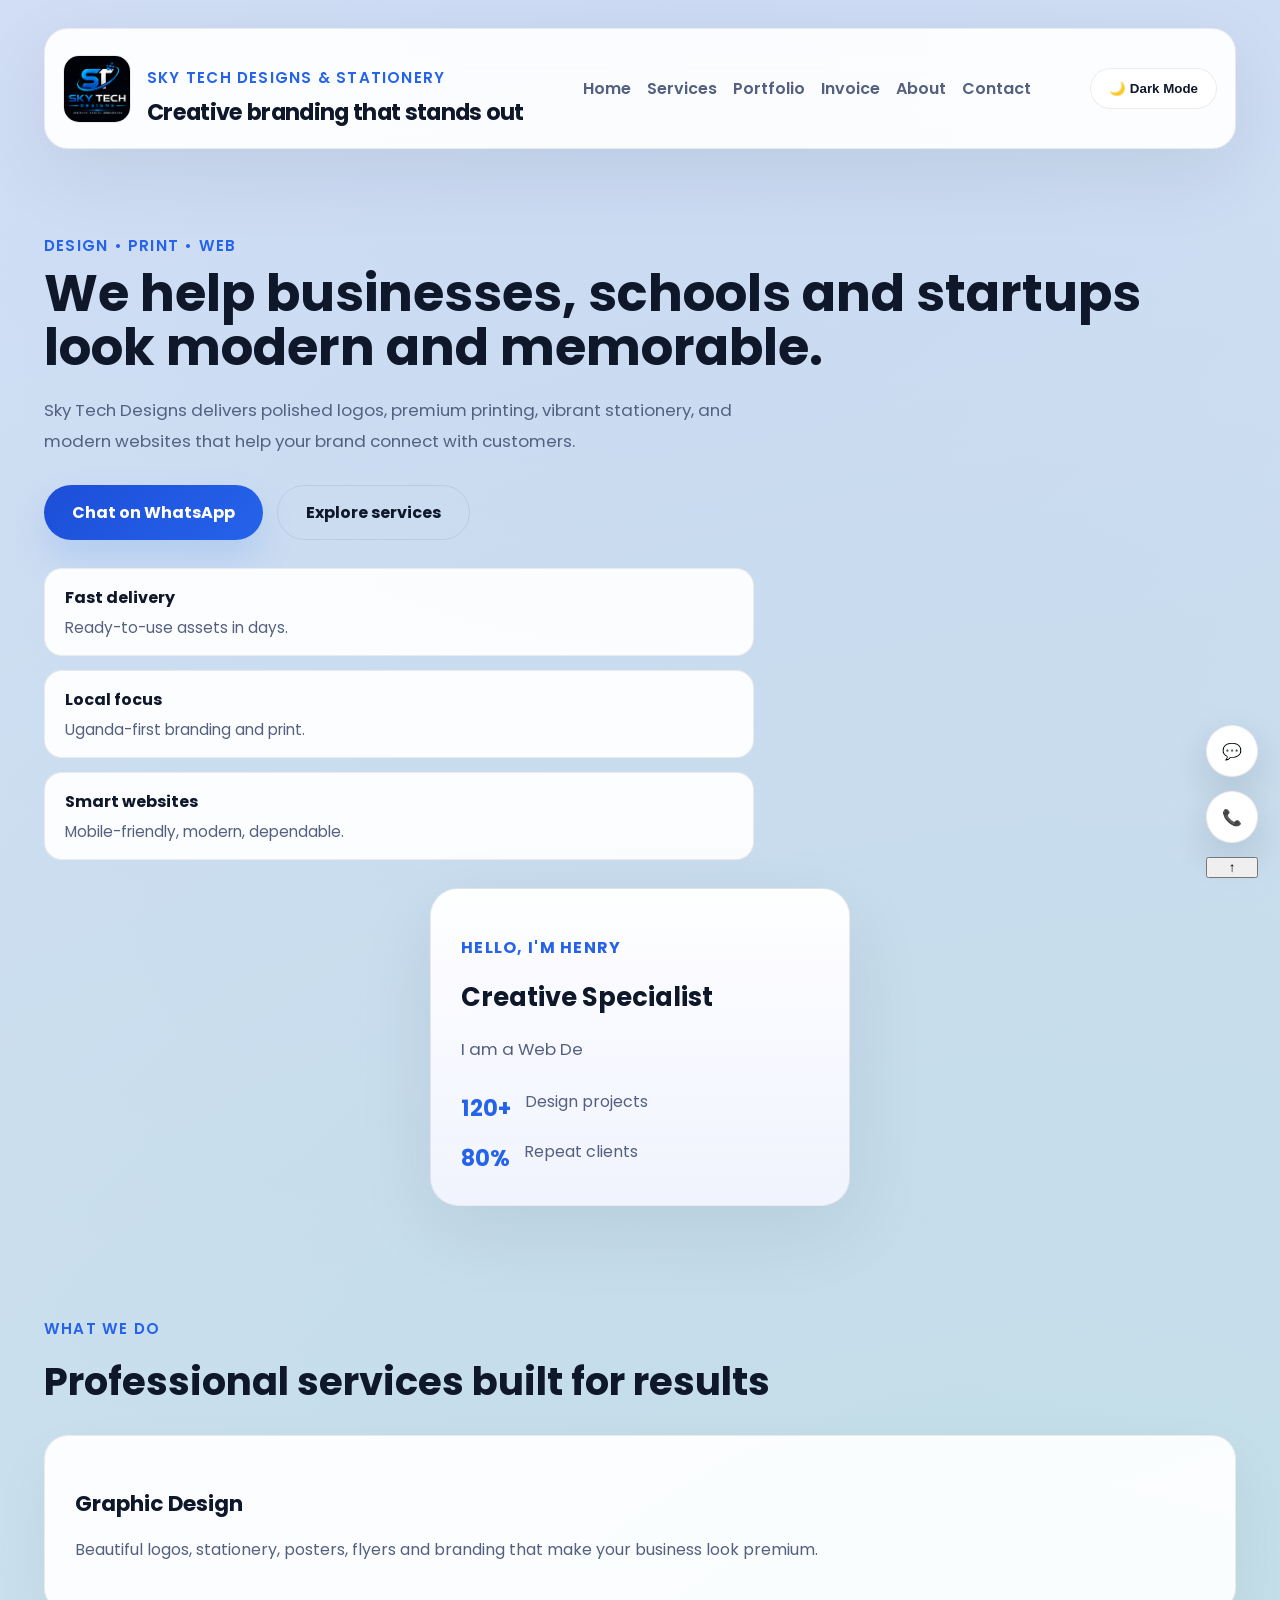
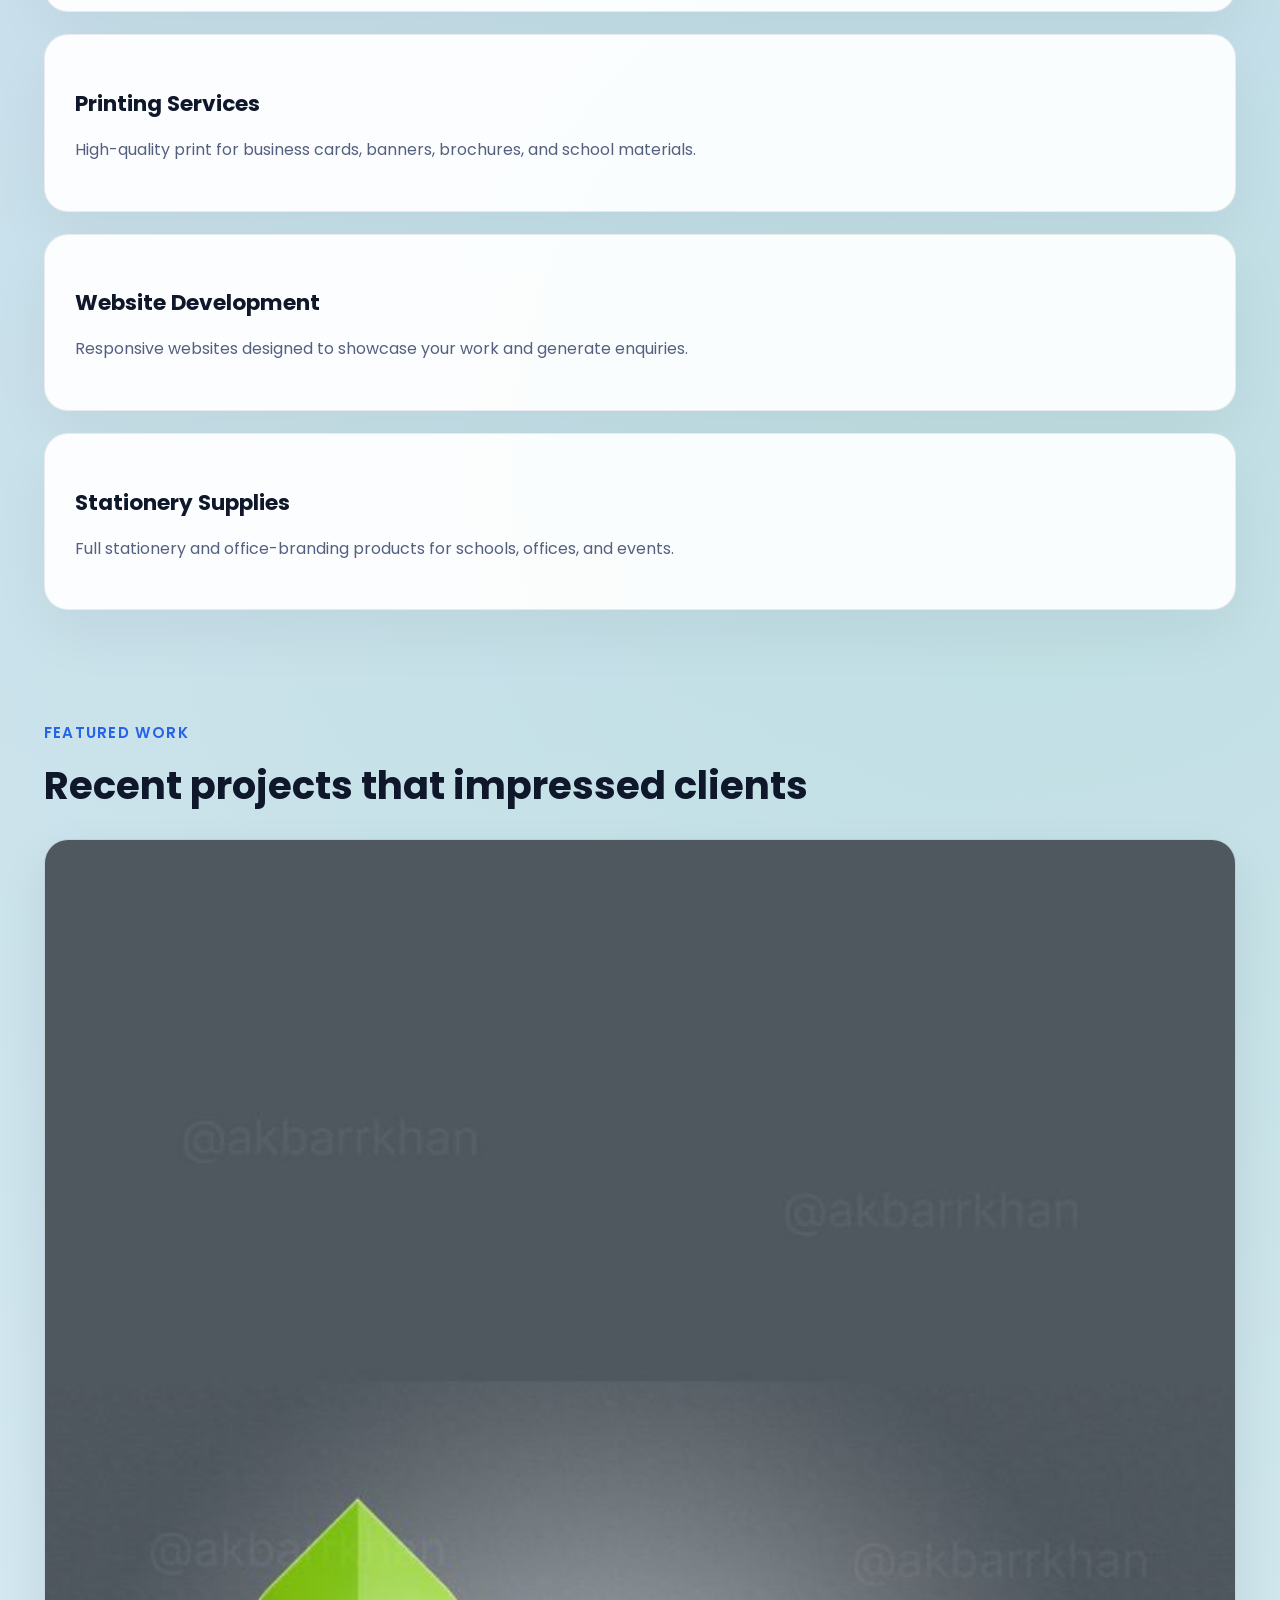
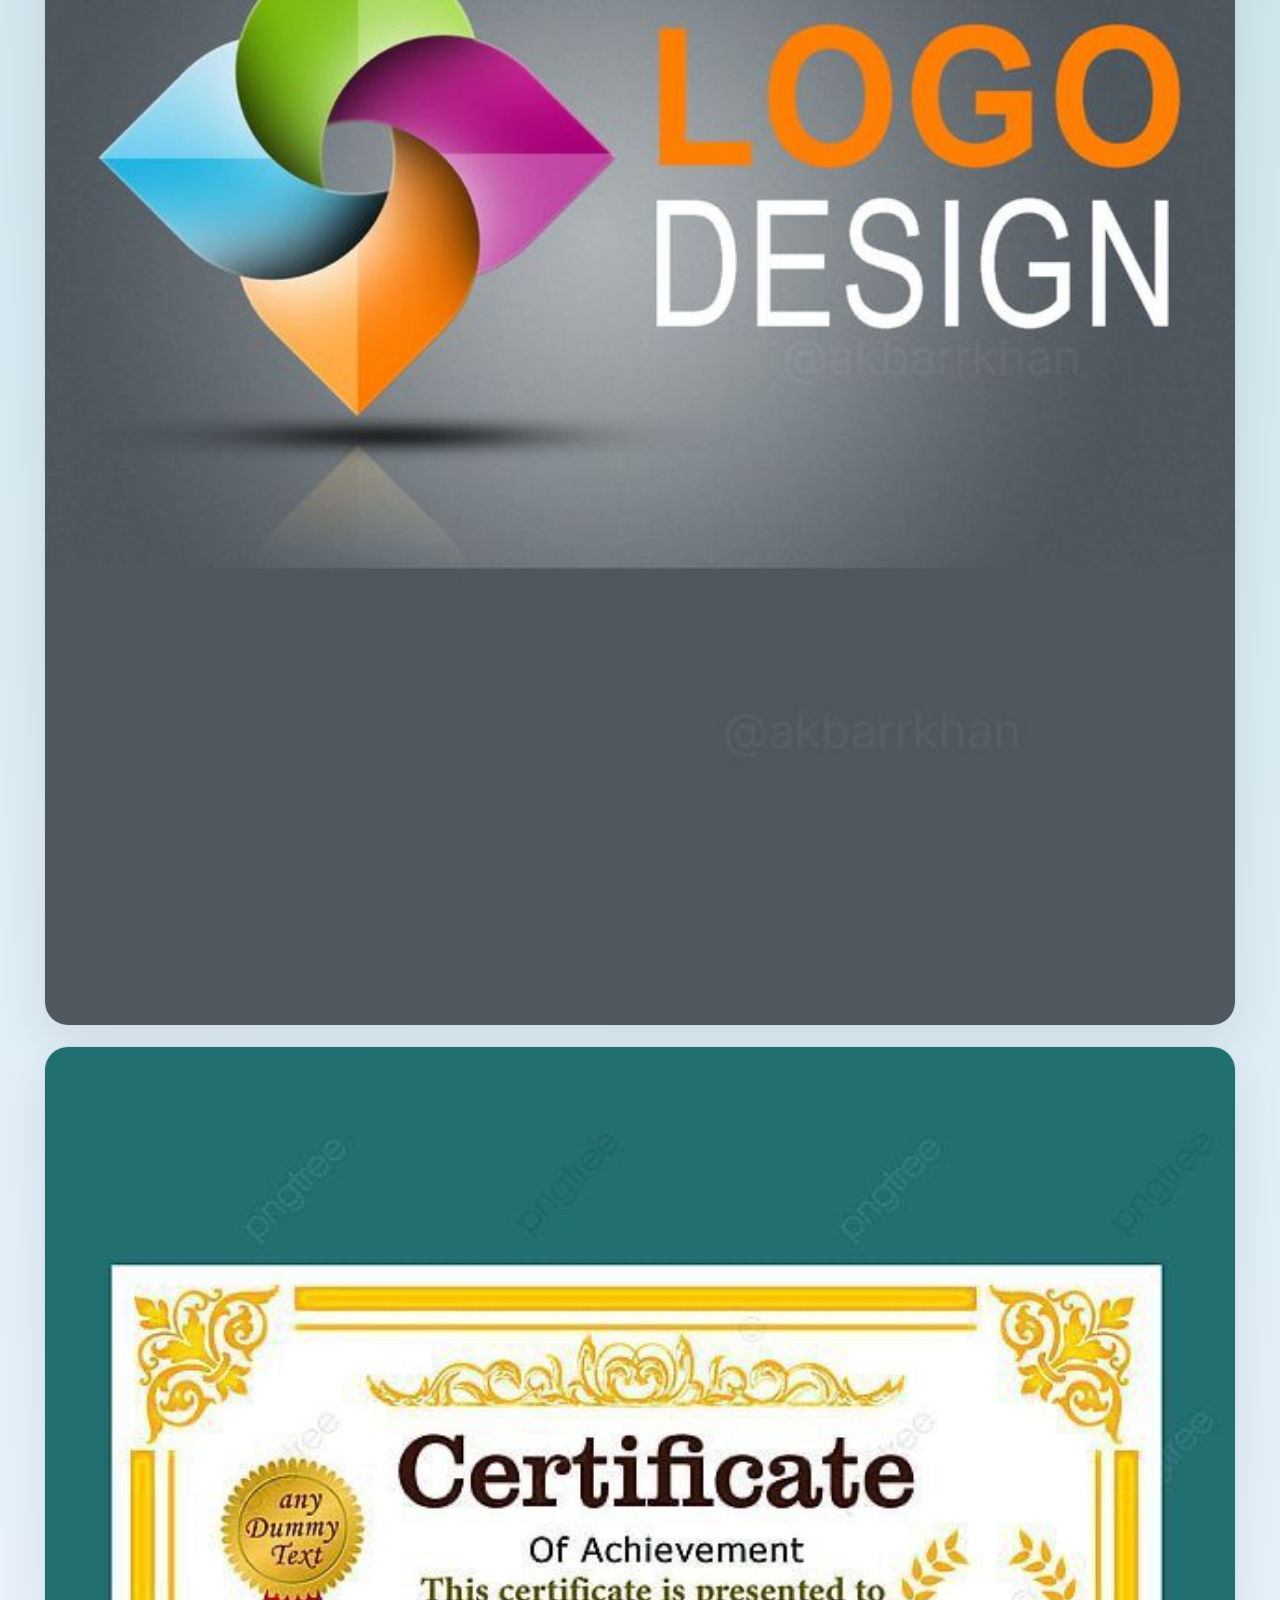
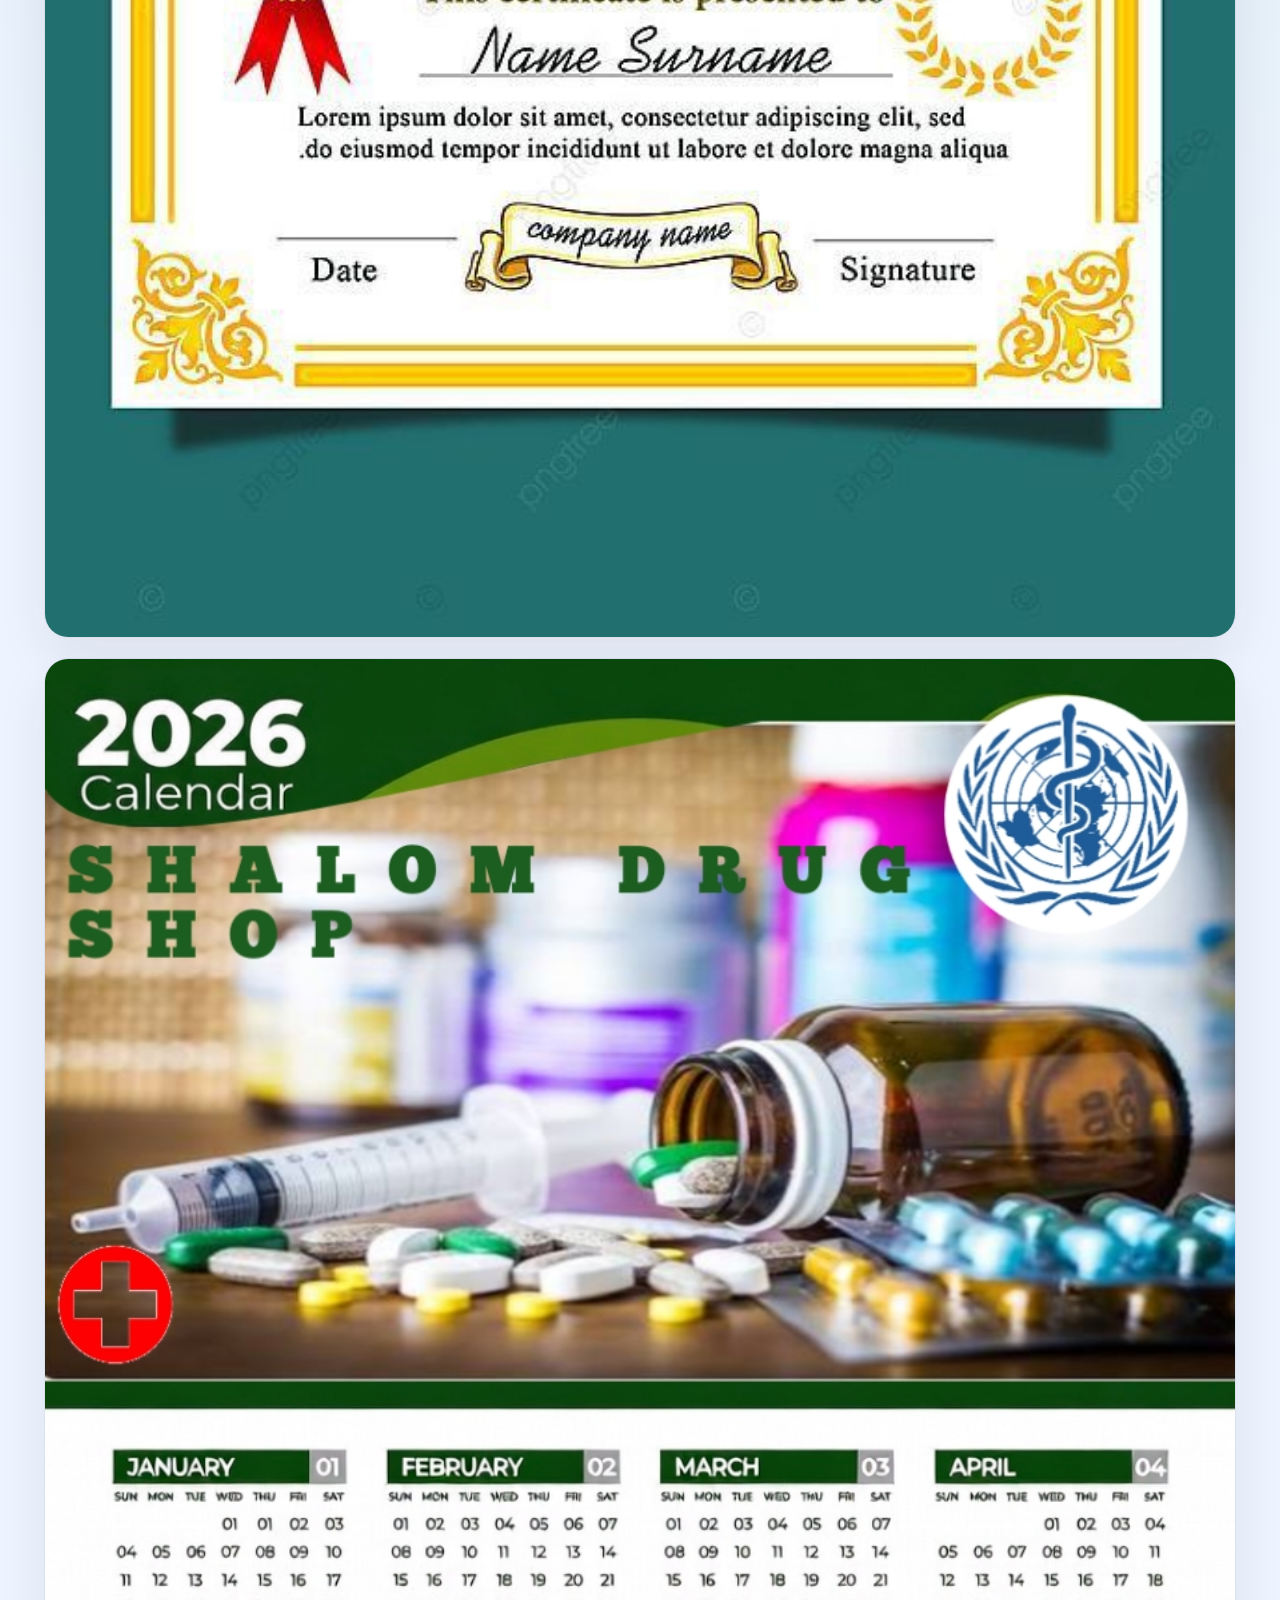
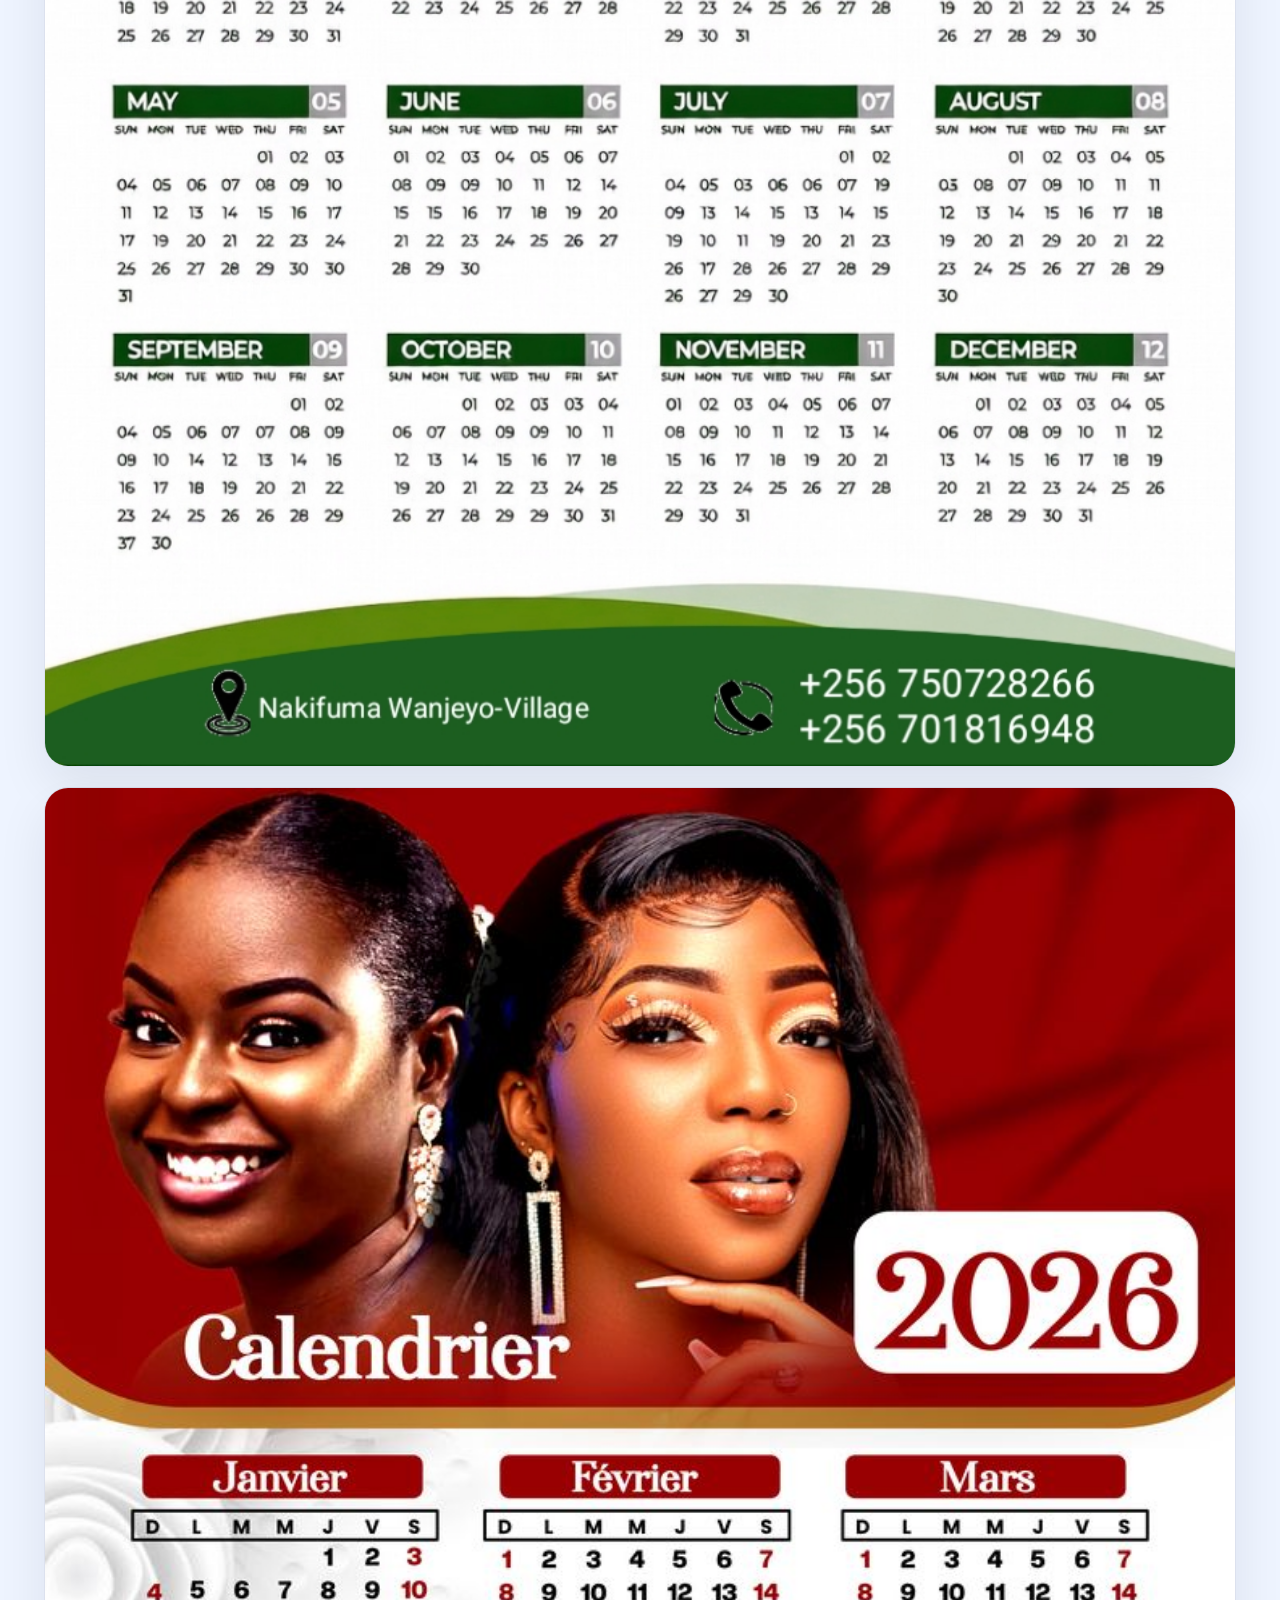
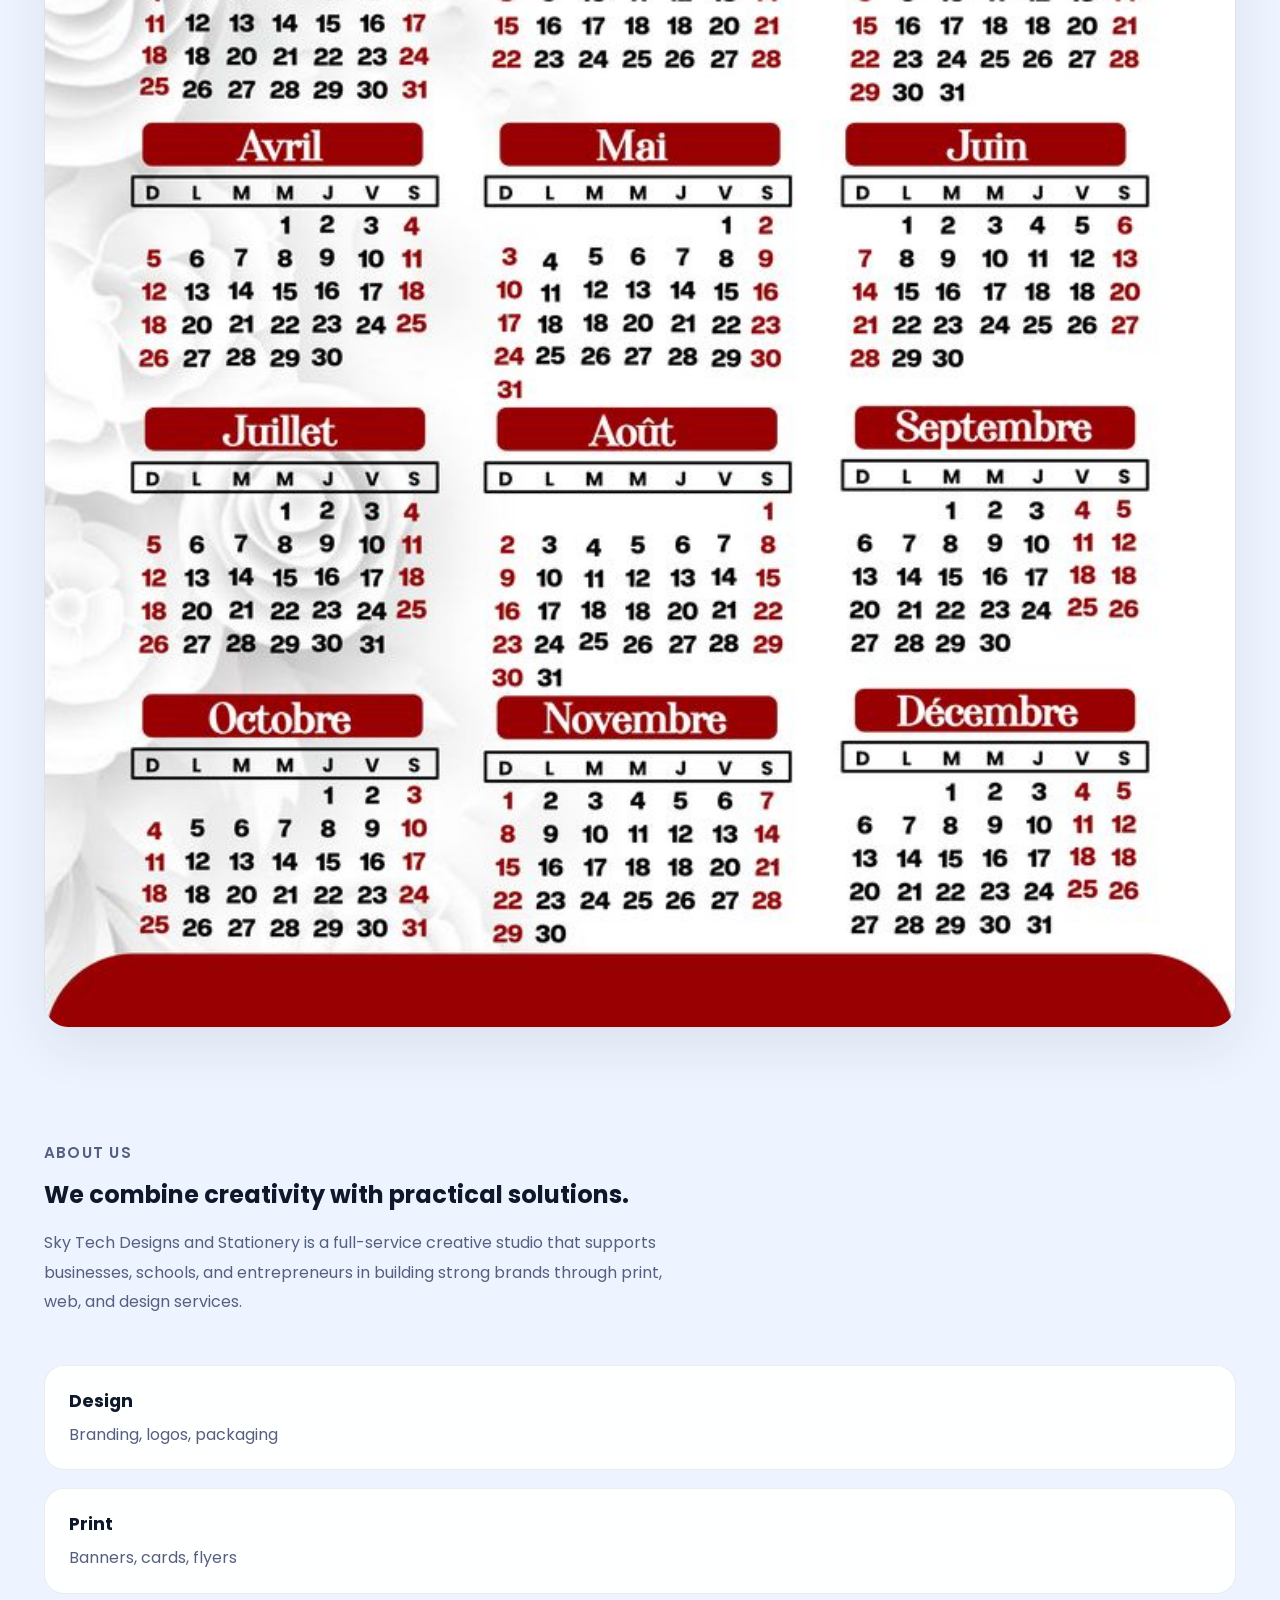
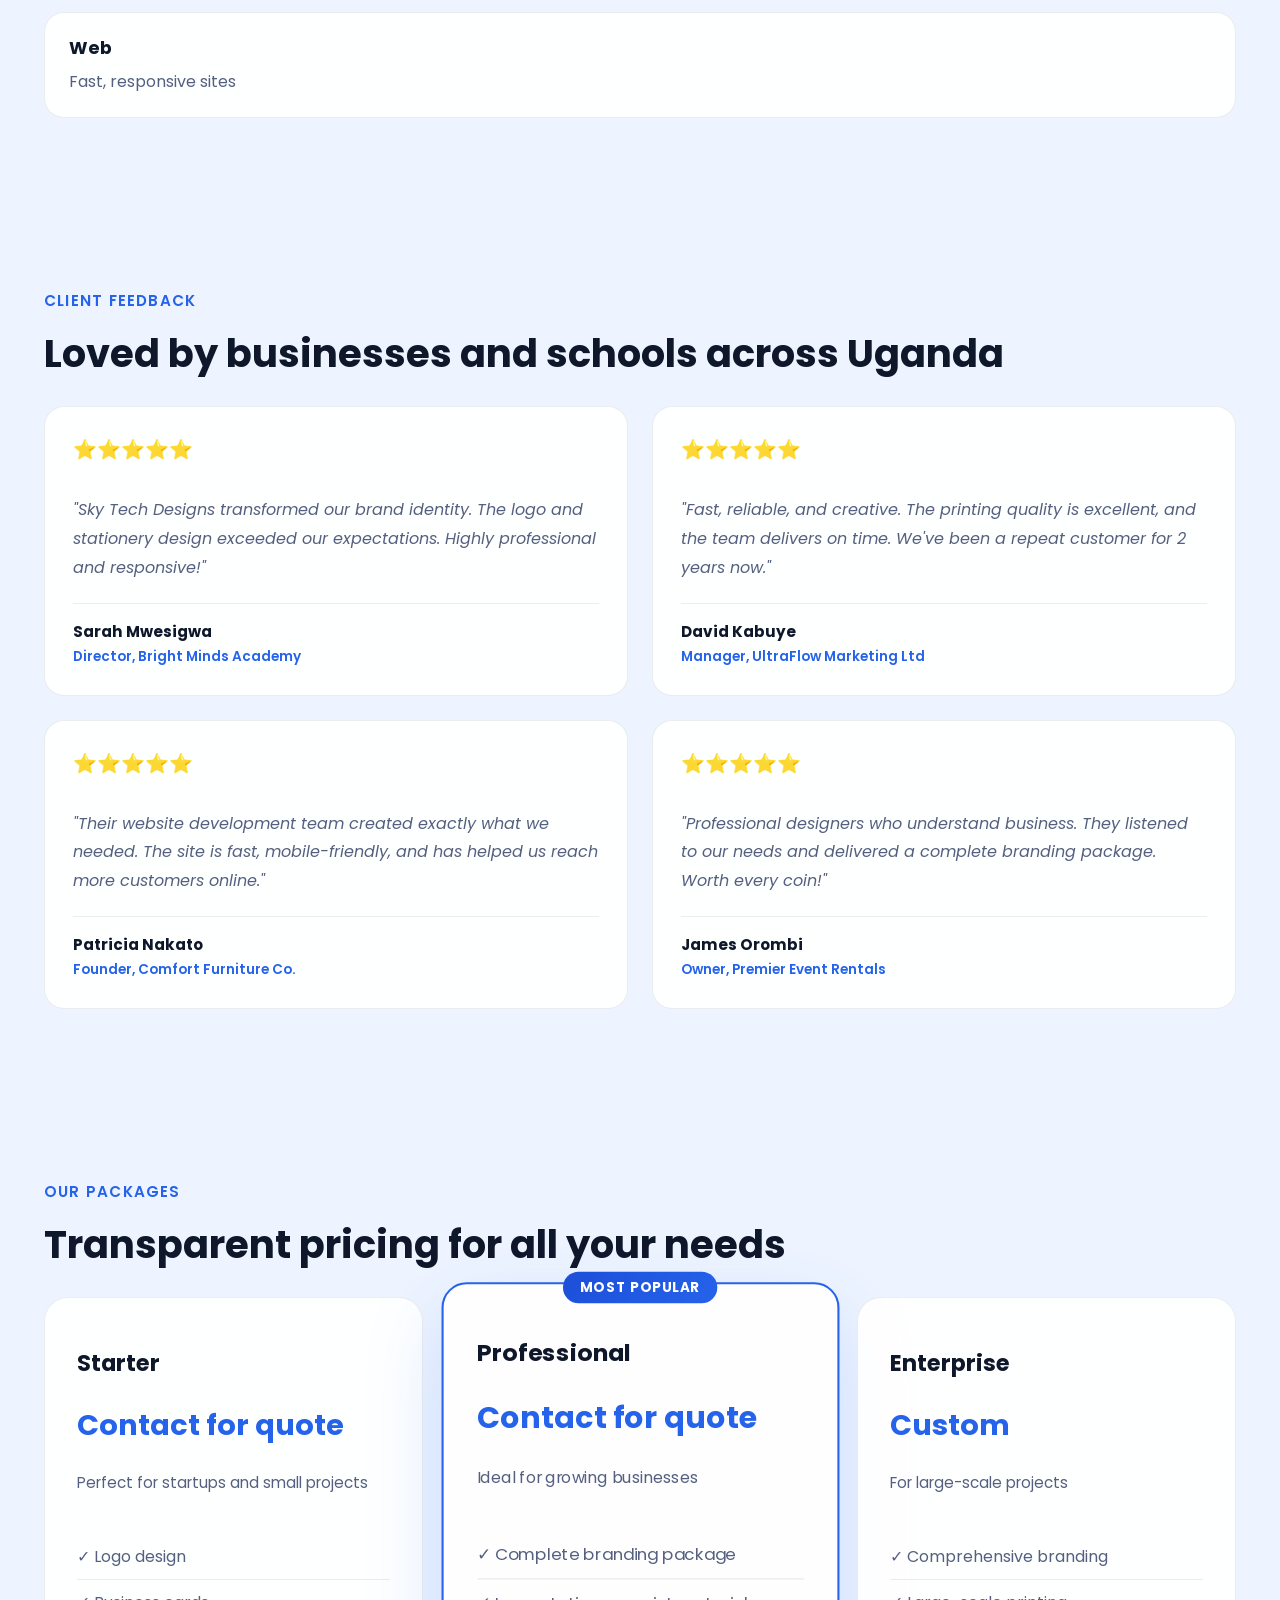
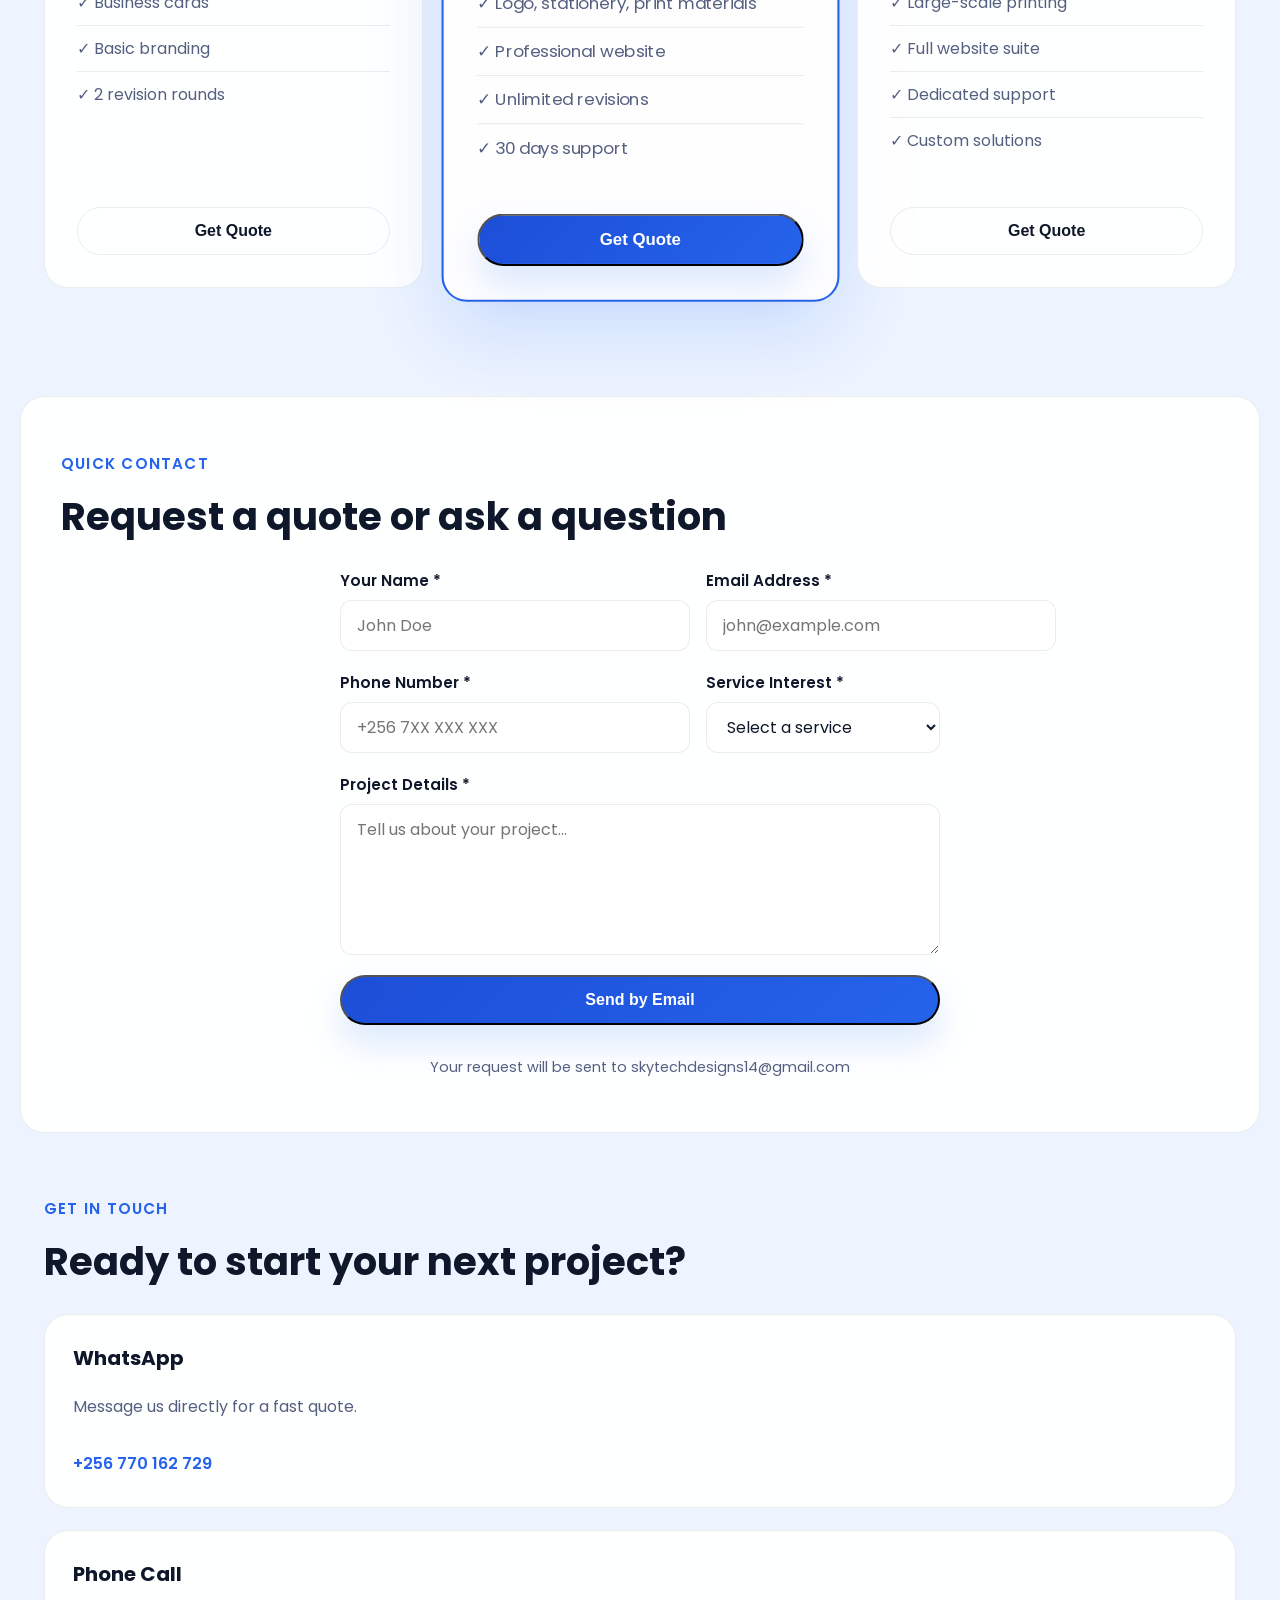
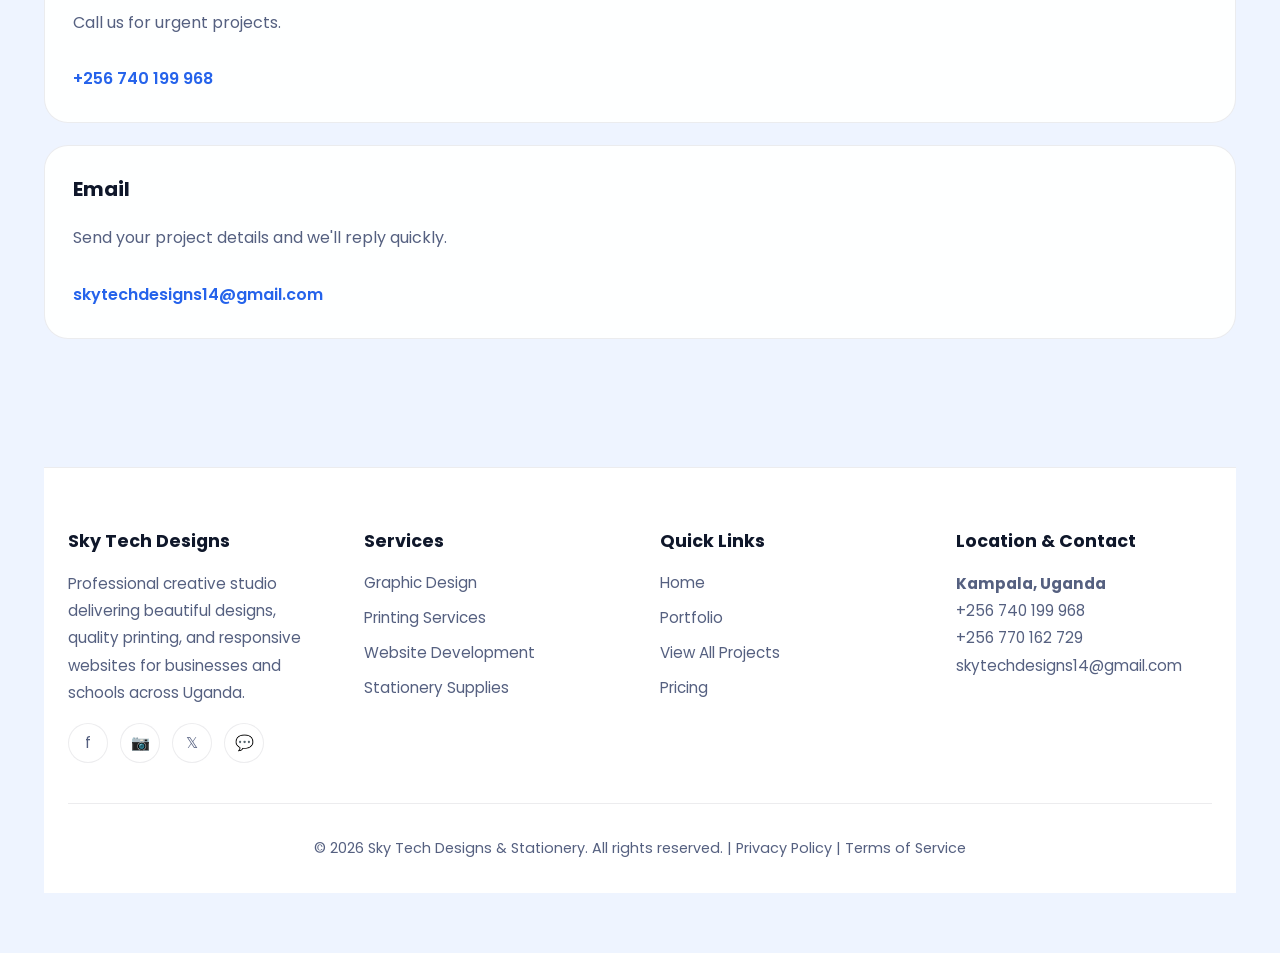
<file: index.html>
<!DOCTYPE html>
<html lang="en">
<head>
    <meta charset="UTF-8">
    <meta name="viewport" content="width=device-width, initial-scale=1.0">
    <meta name="description" content="Sky Tech Designs & Stationery - Professional graphic design, printing services, website development, and stationery supplies for businesses and schools in Uganda">
    <meta name="keywords" content="graphic design, printing services, web development, stationery, branding, logo design, Uganda">
    <meta name="author" content="Sky Tech Designs & Stationery">
    <meta name="robots" content="index, follow">
    
    <!-- Open Graph / Social Media -->
    <meta property="og:type" content="website">
    <meta property="og:url" content="https://skytechdesigns.com">
    <meta property="og:title" content="Sky Tech Designs & Stationery - Professional Creative Services">
    <meta property="og:description" content="Professional graphic design, printing services, website development, and stationery supplies for businesses and schools in Uganda.">
    <meta property="og:image" content="Images/logo.png">
    
    <!-- Twitter Card -->
    <meta name="twitter:card" content="summary_large_image">
    <meta name="twitter:title" content="Sky Tech Designs & Stationery">
    <meta name="twitter:description" content="Professional graphic design, printing, and web services">
    
    <!-- Canonical Tag -->
    <link rel="canonical" href="https://skytechdesigns.com">
    
    <!-- Schema Markup for Local Business -->
    <script type="application/ld+json">
    {
      "@context": "https://schema.org",
      "@type": "LocalBusiness",
      "name": "Sky Tech Designs & Stationery",
      "description": "Professional creative studio for graphic design, printing, web development, and stationery",
      "url": "https://skytechdesigns.com",
      "telephone": "+256740199968",
      "email": "skytechdesigns14@gmail.com",
      "areaServed": "UG",
      "priceRange": "UGX",
      "sameAs": [
        "https://facebook.com/skytechdesigns",
        "https://Instagram.com/markhunter7637",
        "https://twitter.com/jamein67"
      ]
    }
    </script>
    
    <title>Sky Tech Designs & Stationery - Graphic Design, Printing & Web Development</title>
    <link rel="preconnect" href="https://fonts.googleapis.com">
    <link rel="preconnect" href="https://fonts.gstatic.com" crossorigin>
    <link href="https://fonts.googleapis.com/css2?family=Poppins:wght@400;500;600;700&display=swap" rel="stylesheet">
    <link rel="stylesheet" href="style.css">

    <!-- Minimal toast styles for non-blocking feedback -->
    <style>
    .toast {
      position: fixed;
      bottom: 24px;
      left: 50%;
      transform: translateX(-50%) translateY(20px);
      background: rgba(0,0,0,0.85);
      color: #fff;
      padding: 12px 18px;
      border-radius: 8px;
      box-shadow: 0 6px 18px rgba(0,0,0,0.2);
      opacity: 0;
      pointer-events: none;
      transition: opacity .28s ease, transform .28s ease;
      z-index: 9999;
      font-family: inherit;
    }
    .toast.show {
      opacity: 1;
      transform: translateX(-50%) translateY(0);
      pointer-events: auto;
    }
    </style>
</head>
<body>
    <!-- Loading Screen -->
    <div id="loadingScreen" class="loading-screen">
        <div class="loader-container">
            <div class="loader">
                <svg class="loader-svg" viewBox="0 0 50 50">
                    <circle cx="25" cy="25" r="20" fill="none" stroke-width="2"></circle>
                </svg>
            </div>
            <p class="loader-text">Sky Tech Designs</p>
            <p class="loader-subtext">Loading amazing designs...</p>
        </div>
    </div>

    <div class="page-shell">
        <header class="topbar">
            <div class="brand">
                <img src="Images/logo.png" alt="Sky Tech Designs" class="brand-logo">
                <div>
                    <p class="eyebrow">Sky Tech Designs & Stationery</p>
                    <h1>Creative branding that stands out</h1>
                </div>
            </div>

            <nav class="main-nav">
                <a href="#home">Home</a>
                <a href="#services">Services</a>
                <a href="portfolio.html">Portfolio</a>
                <a href="invoice.html">Invoice</a>
                <a href="#about">About</a>
                <a href="#contact">Contact</a>
            </nav>

            <button id="darkModeBtn" class="mode-toggle">🌙 Dark Mode</button>
        </header>

        <main>
            <section id="home" class="hero section reveal">
                <div class="hero-copy">
                    <span class="eyebrow">Design • Print • Web</span>
                    <h2>We help businesses, schools and startups look modern and memorable.</h2>
                    <p>Sky Tech Designs delivers polished logos, premium printing, vibrant stationery, and modern websites that help your brand connect with customers.</p>

                    <div class="hero-actions">
                        <a class="btn btn-primary" href="https://wa.me/256770162729">Chat on WhatsApp</a>
                        <a class="btn btn-secondary" href="#services">Explore services</a>
                    </div>

                    <div class="hero-highlights">
                        <div><strong>Fast delivery</strong><span>Ready-to-use assets in days.</span></div>
                        <div><strong>Local focus</strong><span>Uganda-first branding and print.</span></div>
                        <div><strong>Smart websites</strong><span>Mobile-friendly, modern, dependable.</span></div>
                    </div>
                </div>

                <div class="hero-panel">
                    <div class="hero-card">
                        <p class="card-label">Hello, I'm Henry</p>
                        <h3>Creative Specialist</h3>
                        <p class="typing-row">I am a <span id="typing"></span></p>
                        <div class="card-stats">
                            <div><strong>120+</strong><span>Design projects</span></div>
                            <div><strong>80%</strong><span>Repeat clients</span></div>
                        </div>
                    </div>
                </div>
            </section>

            <section id="services" class="services section reveal">
                <div class="section-heading">
                    <p class="eyebrow">What we do</p>
                    <h2>Professional services built for results</h2>
                </div>

                <div class="service-grid">
                    <article class="card">
                        <h3>Graphic Design</h3>
                        <p>Beautiful logos, stationery, posters, flyers and branding that make your business look premium.</p>
                    </article>
                    <article class="card">
                        <h3>Printing Services</h3>
                        <p>High-quality print for business cards, banners, brochures, and school materials.</p>
                    </article>
                    <article class="card">
                        <h3>Website Development</h3>
                        <p>Responsive websites designed to showcase your work and generate enquiries.</p>
                    </article>
                    <article class="card">
                        <h3>Stationery Supplies</h3>
                        <p>Full stationery and office-branding products for schools, offices, and events.</p>
                    </article>
                </div>
            </section>

            <section id="portfolio" class="portfolio section reveal">
                <div class="section-heading">
                    <p class="eyebrow">Featured work</p>
                    <h2>Recent projects that impressed clients</h2>
                </div>

                <div class="gallery">
                    <a href="portfolio.html" class="portfolio-item">
                        <img src="Images/work1.jpg" alt="Project 1">
                        <span>Brand identity</span>
                    </a>
                    <a href="portfolio.html" class="portfolio-item">
                        <img src="Images/work2.jpg" alt="Project 2">
                        <span>Print collateral</span>
                    </a>
                    <a href="portfolio.html" class="portfolio-item">
                        <img src="Images/work3.jpg" alt="Project 3">
                        <span>Website design</span>
                    </a>
                    <a href="portfolio.html" class="portfolio-item">
                        <img src="Images/work4.jpg" alt="Project 4">
                        <span>Stationery set</span>
                    </a>
                </div>
            </section>

            <section id="about" class="about section reveal">
                <div class="about-panel">
                    <div>
                        <p class="eyebrow">About us</p>
                        <h2>We combine creativity with practical solutions.</h2>
                        <p>Sky Tech Designs and Stationery is a full-service creative studio that supports businesses, schools, and entrepreneurs in building strong brands through print, web, and design services.</p>
                    </div>

                    <div class="about-stats">
                        <div><strong>Design</strong><span>Branding, logos, packaging</span></div>
                        <div><strong>Print</strong><span>Banners, cards, flyers</span></div>
                        <div><strong>Web</strong><span>Fast, responsive sites</span></div>
                    </div>
                </div>
            </section>

            <section id="testimonies" class="testimonies section reveal">
                <div class="section-heading">
                    <p class="eyebrow">Client feedback</p>
                    <h2>Loved by businesses and schools across Uganda</h2>
                </div>

                <div class="testimonies-grid">
                    <article class="testimony-card">
                        <div class="rating">⭐⭐⭐⭐⭐</div>
                        <p class="testimony-text">"Sky Tech Designs transformed our brand identity. The logo and stationery design exceeded our expectations. Highly professional and responsive!"</p>
                        <div class="testimony-author">
                            <strong>Sarah Mwesigwa</strong>
                            <span>Director, Bright Minds Academy</span>
                        </div>
                    </article>

                    <article class="testimony-card">
                        <div class="rating">⭐⭐⭐⭐⭐</div>
                        <p class="testimony-text">"Fast, reliable, and creative. The printing quality is excellent, and the team delivers on time. We've been a repeat customer for 2 years now."</p>
                        <div class="testimony-author">
                            <strong>David Kabuye</strong>
                            <span>Manager, UltraFlow Marketing Ltd</span>
                        </div>
                    </article>

                    <article class="testimony-card">
                        <div class="rating">⭐⭐⭐⭐⭐</div>
                        <p class="testimony-text">"Their website development team created exactly what we needed. The site is fast, mobile-friendly, and has helped us reach more customers online."</p>
                        <div class="testimony-author">
                            <strong>Patricia Nakato</strong>
                            <span>Founder, Comfort Furniture Co.</span>
                        </div>
                    </article>

                    <article class="testimony-card">
                        <div class="rating">⭐⭐⭐⭐⭐</div>
                        <p class="testimony-text">"Professional designers who understand business. They listened to our needs and delivered a complete branding package. Worth every coin!"</p>
                        <div class="testimony-author">
                            <strong>James Orombi</strong>
                            <span>Owner, Premier Event Rentals</span>
                        </div>
                    </article>
                </div>
            </section>

            <section id="pricing" class="pricing section reveal">
                <div class="section-heading">
                    <p class="eyebrow">Our packages</p>
                    <h2>Transparent pricing for all your needs</h2>
                </div>

                <div class="pricing-grid">
                    <div class="pricing-card">
                        <h3>Starter</h3>
                        <p class="price">Contact for quote</p>
                        <p class="description">Perfect for startups and small projects</p>
                        <ul class="pricing-features">
                            <li>✓ Logo design</li>
                            <li>✓ Business cards</li>
                            <li>✓ Basic branding</li>
                            <li>✓ 2 revision rounds</li>
                        </ul>
                        <button class="btn btn-secondary quote-btn" onclick="scrollToForm()">Get Quote</button>
                    </div>

                    <div class="pricing-card featured">
                        <div class="popular-badge">Most Popular</div>
                        <h3>Professional</h3>
                        <p class="price">Contact for quote</p>
                        <p class="description">Ideal for growing businesses</p>
                        <ul class="pricing-features">
                            <li>✓ Complete branding package</li>
                            <li>✓ Logo, stationery, print materials</li>
                            <li>✓ Professional website</li>
                            <li>✓ Unlimited revisions</li>
                            <li>✓ 30 days support</li>
                        </ul>
                        <button class="btn btn-primary quote-btn" onclick="scrollToForm()">Get Quote</button>
                    </div>

                    <div class="pricing-card">
                        <h3>Enterprise</h3>
                        <p class="price">Custom</p>
                        <p class="description">For large-scale projects</p>
                        <ul class="pricing-features">
                            <li>✓ Comprehensive branding</li>
                            <li>✓ Large-scale printing</li>
                            <li>✓ Full website suite</li>
                            <li>✓ Dedicated support</li>
                            <li>✓ Custom solutions</li>
                        </ul>
                        <button class="btn btn-secondary quote-btn" onclick="scrollToForm()">Get Quote</button>
                    </div>
                </div>
            </section>

            <section id="quote-form" class="quote-section section reveal">
                <div class="section-heading">
                    <p class="eyebrow">Quick contact</p>
                    <h2>Request a quote or ask a question</h2>
                </div>

                <div class="form-container">
                    <form class="quote-form" id="quoteForm">
                        <div class="form-row">
                            <div class="form-group">
                                <label for="name">Your Name *</label>
                                <input type="text" id="name" name="name" required placeholder="John Doe">
                            </div>
                            <div class="form-group">
                                <label for="email">Email Address *</label>
                                <input type="email" id="email" name="email" required placeholder="john@example.com">
                            </div>
                        </div>

                        <div class="form-row">
                            <div class="form-group">
                                <label for="phone">Phone Number *</label>
                                <input type="tel" id="phone" name="phone" required placeholder="+256 7XX XXX XXX">
                            </div>
                            <div class="form-group">
                                <label for="service">Service Interest *</label>
                                <select id="service" name="service" required>
                                    <option value="">Select a service</option>
                                    <option value="graphic-design">Graphic Design</option>
                                    <option value="printing">Printing Services</option>
                                    <option value="web-development">Website Development</option>
                                    <option value="stationery">Stationery Supplies</option>
                                    <option value="multiple">Multiple Services</option>
                                    <option value="other">Other</option>
                                </select>
                            </div>
                        </div>

                        <div class="form-group full">
                            <label for="message">Project Details *</label>
                            <textarea id="message" name="message" required placeholder="Tell us about your project..." rows="5"></textarea>
                        </div>

                        <button type="submit" class="btn btn-primary">Send by Email</button>
                        <p class="form-note">Your request will be sent to skytechdesigns14@gmail.com</p>
                    </form>
                </div>
            </section>

            <section id="contact" class="contact section reveal">
                <div class="section-heading">
                    <p class="eyebrow">Get in touch</p>
                    <h2>Ready to start your next project?</h2>
                </div>

                <div class="contact-grid">
                    <div class="contact-card">
                        <h3>WhatsApp</h3>
                        <p>Message us directly for a fast quote.</p>
                        <a href="https://wa.me/256770162729">+256 770 162 729</a>
                    </div>
                    <div class="contact-card">
                        <h3>Phone Call</h3>
                        <p>Call us for urgent projects.</p>
                        <a href="tel:+256740199968">+256 740 199 968</a>
                    </div>
                    <div class="contact-card">
                        <h3>Email</h3>
                        <p>Send your project details and we'll reply quickly.</p>
                        <a href="mailto:skytechdesigns14@gmail.com">skytechdesigns14@gmail.com</a>
                    </div>
                </div>
            </section>
        </main>

        <footer class="site-footer">
            <div class="footer-content">
                <div class="footer-section">
                    <h4>Sky Tech Designs</h4>
                    <p>Professional creative studio delivering beautiful designs, quality printing, and responsive websites for businesses and schools across Uganda.</p>
                    <div class="social-links">
                        <a href="https://facebook.com/skytechdesigns" title="Facebook" target="_blank">f</a>
                        <a href="https://Instagram.com/markhunter7637" title="Instagram" target="_blank">📷</a>
                        <a href="https://twitter.com/jamein67" title="Twitter" target="_blank">𝕏</a>
                        <a href="https://wa.me/256770162729" title="WhatsApp" target="_blank">💬</a>
                    </div>
                </div>

                <div class="footer-section">
                    <h4>Services</h4>
                    <ul>
                        <li><a href="#services">Graphic Design</a></li>
                        <li><a href="#services">Printing Services</a></li>
                        <li><a href="#services">Website Development</a></li>
                        <li><a href="#services">Stationery Supplies</a></li>
                    </ul>
                </div>

                <div class="footer-section">
                    <h4>Quick Links</h4>
                    <ul>
                        <li><a href="#home">Home</a></li>
                        <li><a href="#portfolio">Portfolio</a></li>
                        <li><a href="portfolio.html">View All Projects</a></li>
                        <li><a href="#pricing">Pricing</a></li>
                    </ul>
                </div>

                <div class="footer-section">
                    <h4>Location & Contact</h4>
                    <p>
                        <strong>Kampala, Uganda</strong><br>
                        <a href="tel:+256740199968">+256 740 199 968</a><br>
                        <a href="https://wa.me/256770162729">+256 770 162 729</a><br>
                        <a href="mailto:skytechdesigns14@gmail.com">skytechdesigns14@gmail.com</a>
                    </p>
                </div>
            </div>

            <div class="footer-bottom">
                <p>&copy; 2026 Sky Tech Designs & Stationery. All rights reserved. | <a href="#">Privacy Policy</a> | <a href="#">Terms of Service</a></p>
            </div>
        </footer>

        <div class="floating-buttons">
            <a href="https://wa.me/256770162729" class="float-btn whatsapp" title="Chat on WhatsApp">💬</a>
            <a href="tel:+256740199968" class="float-btn call" title="Call Us">📞</a>
            <button id="backToTop" class="back-to-top" title="Back to top">↑</button>
        </div>
    </div>

    <div class="cursor-glow"></div>

    <!-- Non-blocking toast element -->
    <div id="toast" class="toast" aria-live="polite"></div>

    <script>
        // Loading Screen
        window.addEventListener('load', () => {
            const loadingScreen = document.getElementById('loadingScreen');
            if (loadingScreen) {
                setTimeout(() => {
                    loadingScreen.classList.add('fade-out');
                    setTimeout(() => {
                        loadingScreen.style.display = 'none';
                    }, 600);
                }, 800);
            }
        });

        // Dark Mode Toggle
        const btn = document.getElementById('darkModeBtn');
        const savedTheme = localStorage.getItem('theme');
        const prefersDark = window.matchMedia('(prefers-color-scheme: dark)');

        function applyTheme(theme) {
            document.body.classList.toggle('dark', theme === 'dark');
            if (btn) btn.textContent = theme === 'dark' ? '☀️ Light Mode' : '🌙 Dark Mode';
        }

        if (savedTheme) {
            applyTheme(savedTheme);
        } else if (prefersDark.matches) {
            applyTheme('dark');
        }

        if (btn) {
            btn.addEventListener('click', () => {
                const isDark = document.body.classList.toggle('dark');
                const theme = isDark ? 'dark' : 'light';
                localStorage.setItem('theme', theme);
                applyTheme(theme);
            });
        }

        // Typing Animation
        const words = ['Graphic Designer', 'Web Developer', 'UI/UX Designer', 'Creative Thinker'];
        const typing = document.getElementById('typing');
        let wordIndex = 0;
        let charIndex = 0;
        let deleting = false;

        function typeEffect() {
            if (!typing) return;
            const currentWord = words[wordIndex];
            if (!deleting) {
                typing.textContent = currentWord.slice(0, charIndex + 1);
                charIndex++;
                if (charIndex === currentWord.length) {
                    deleting = true;
                    setTimeout(typeEffect, 1500);
                    return;
                }
            } else {
                typing.textContent = currentWord.slice(0, charIndex - 1);
                charIndex--;
                if (charIndex === 0) {
                    deleting = false;
                    wordIndex = (wordIndex + 1) % words.length;
                }
            }
            setTimeout(typeEffect, deleting ? 50 : 100);
        }
        typeEffect();

        // Scroll Reveal Animation
        const reveals = document.querySelectorAll('.reveal');
        function revealSections() {
            const windowHeight = window.innerHeight;
            reveals.forEach(section => {
                const top = section.getBoundingClientRect().top;
                if (top < windowHeight - 100) {
                    section.classList.add('active');
                }
            });
        }
        window.addEventListener('scroll', revealSections);
        revealSections();

        // Cursor Glow Effect
        const glow = document.querySelector('.cursor-glow');
        document.addEventListener('mousemove', e => {
            if (!glow) return;
            glow.style.left = `${e.clientX}px`;
            glow.style.top = `${e.clientY}px`;
            glow.style.opacity = '1';
        });
        document.addEventListener('mouseleave', () => {
            if (glow) glow.style.opacity = '0';
        });

        // Back to Top Button
        const backToTop = document.getElementById('backToTop');
        window.addEventListener('scroll', () => {
            if (backToTop) {
                if (window.scrollY > 300) {
                    backToTop.classList.add('visible');
                } else {
                    backToTop.classList.remove('visible');
                }
            }
        });

        if (backToTop) {
            backToTop.addEventListener('click', () => {
                window.scrollTo({ top: 0, behavior: 'smooth' });
            });
        }

        // Smooth Navigation
        document.querySelectorAll('.main-nav a').forEach(link => {
            link.addEventListener('click', event => {
                const href = link.getAttribute('href');
                if (href && href.startsWith('#')) {
                    event.preventDefault();
                    const element = document.querySelector(href);
                    if (element) {
                        element.scrollIntoView({ behavior: 'smooth' });
                    }
                }
                // Allow external page navigation (portfolio.html, invoice.html, etc.)
            });
        });

        // Toast helper (non-blocking)
        function showToast(msg, duration = 4000) {
            const toast = document.getElementById('toast');
            if (!toast) return;
            toast.textContent = msg;
            toast.classList.add('show');
            if (showToast._timeout) clearTimeout(showToast._timeout);
            showToast._timeout = setTimeout(() => {
                toast.classList.remove('show');
            }, duration);
        }

        // Quote Form Handler
        function scrollToForm() {
            const q = document.getElementById('quote-form');
            if (q) q.scrollIntoView({ behavior: 'smooth' });
        }

        const quoteForm = document.getElementById('quoteForm');
        if (quoteForm) {
            quoteForm.addEventListener('submit', function(e) {
                e.preventDefault();

                // Get form data with safe fallbacks
                const formData = new FormData(this);
                const data = {
                    name: formData.get('name') || '',
                    email: formData.get('email') || '',
                    phone: formData.get('phone') || '',
                    service: formData.get('service') || '',
                    message: formData.get('message') || ''
                };

                // Prepare email message
                const subject = encodeURIComponent(`Quote Request from ${data.name || 'Unknown'}`);
                const bodyText =
                    `Hello Sky Tech Designs,\n\n` +
                    `You have a new quote request:\n\n` +
                    `Name: ${data.name}\n` +
                    `Email: ${data.email}\n` +
                    `Phone: ${data.phone}\n` +
                    `Service: ${data.service}\n\n` +
                    `Message:\n${data.message}\n\n` +
                    `--\nSent from skytechdesigns-portfolio website.`;
                const body = encodeURIComponent(bodyText);

                // Open the user's email app with the quote request details
                const emailUrl = `mailto:skytechdesigns14@gmail.com?subject=${subject}&body=${body}`;
                window.location.href = emailUrl;

                // Non-blocking UX feedback (toast)
                showToast('Quote prepared — your email app should open. Please send to complete the request.');
                this.reset();
            });
        }
    </script>
</body>
</html>
</file>
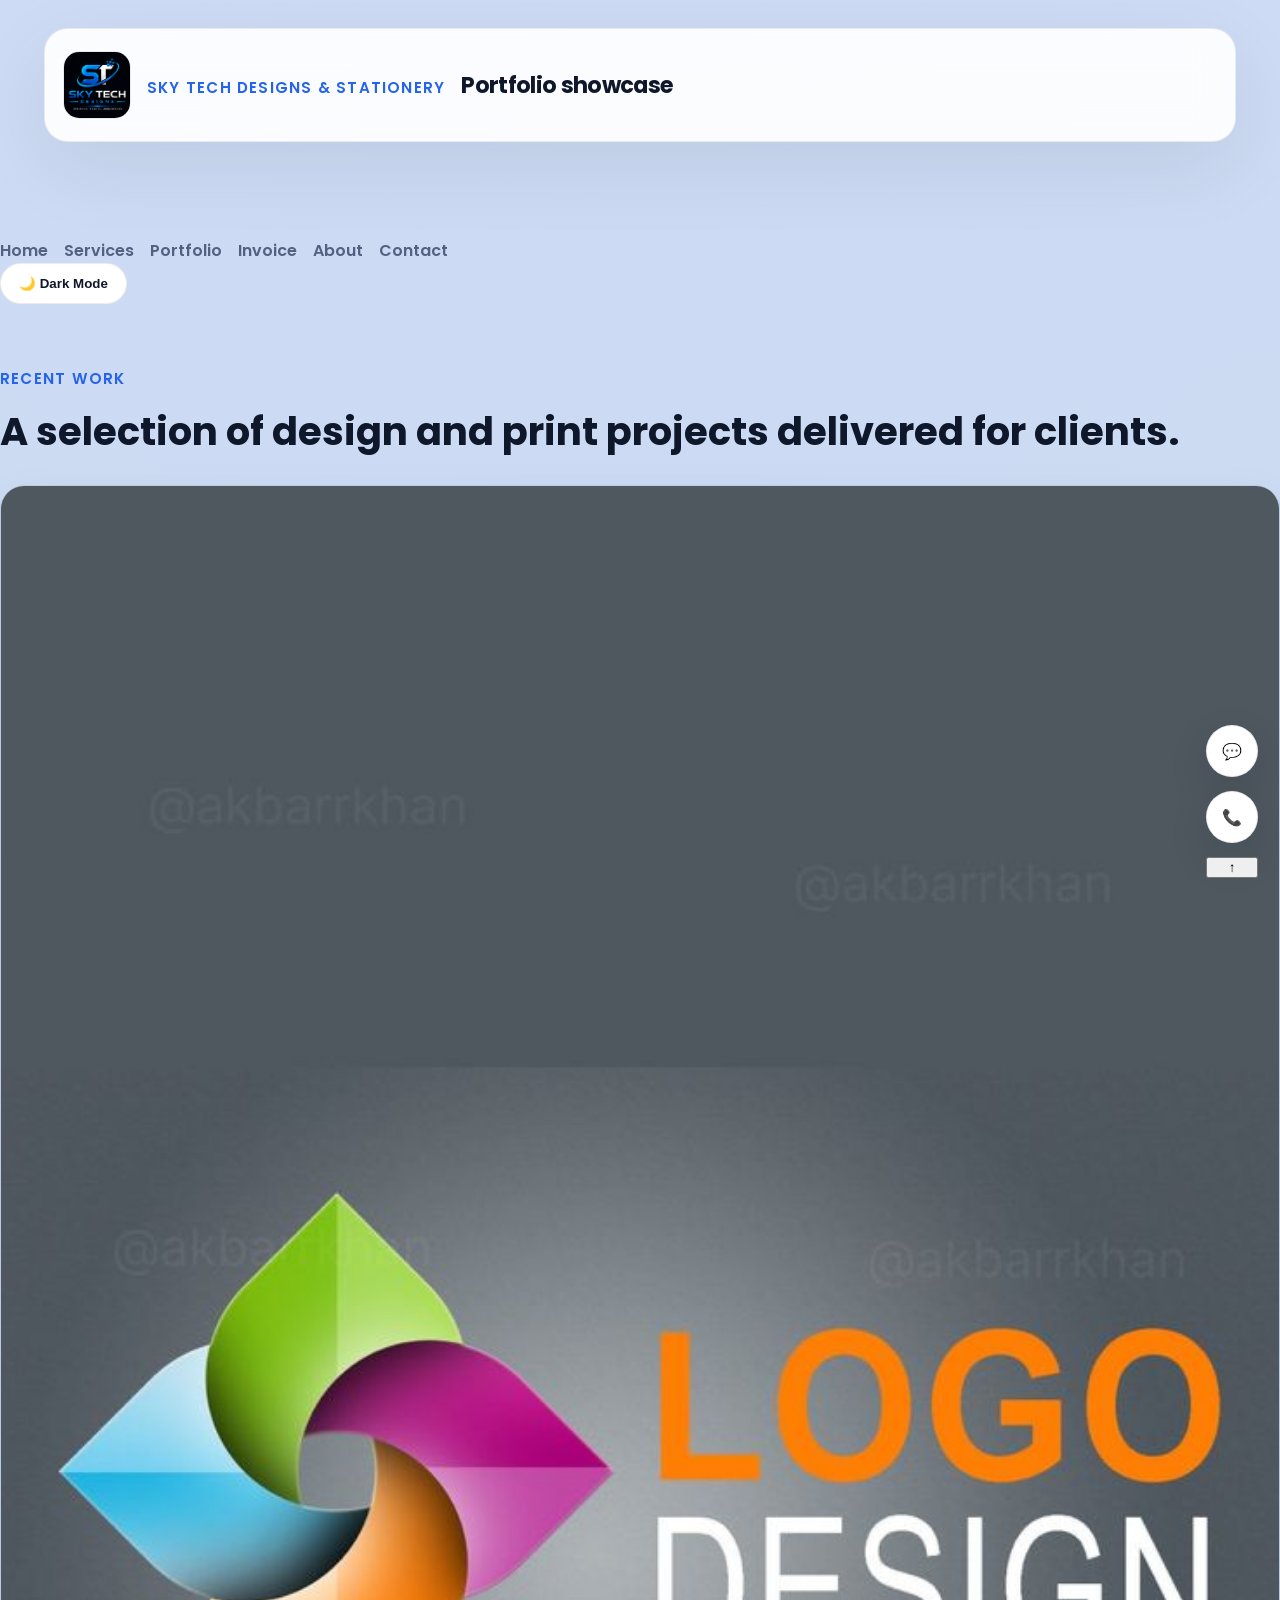
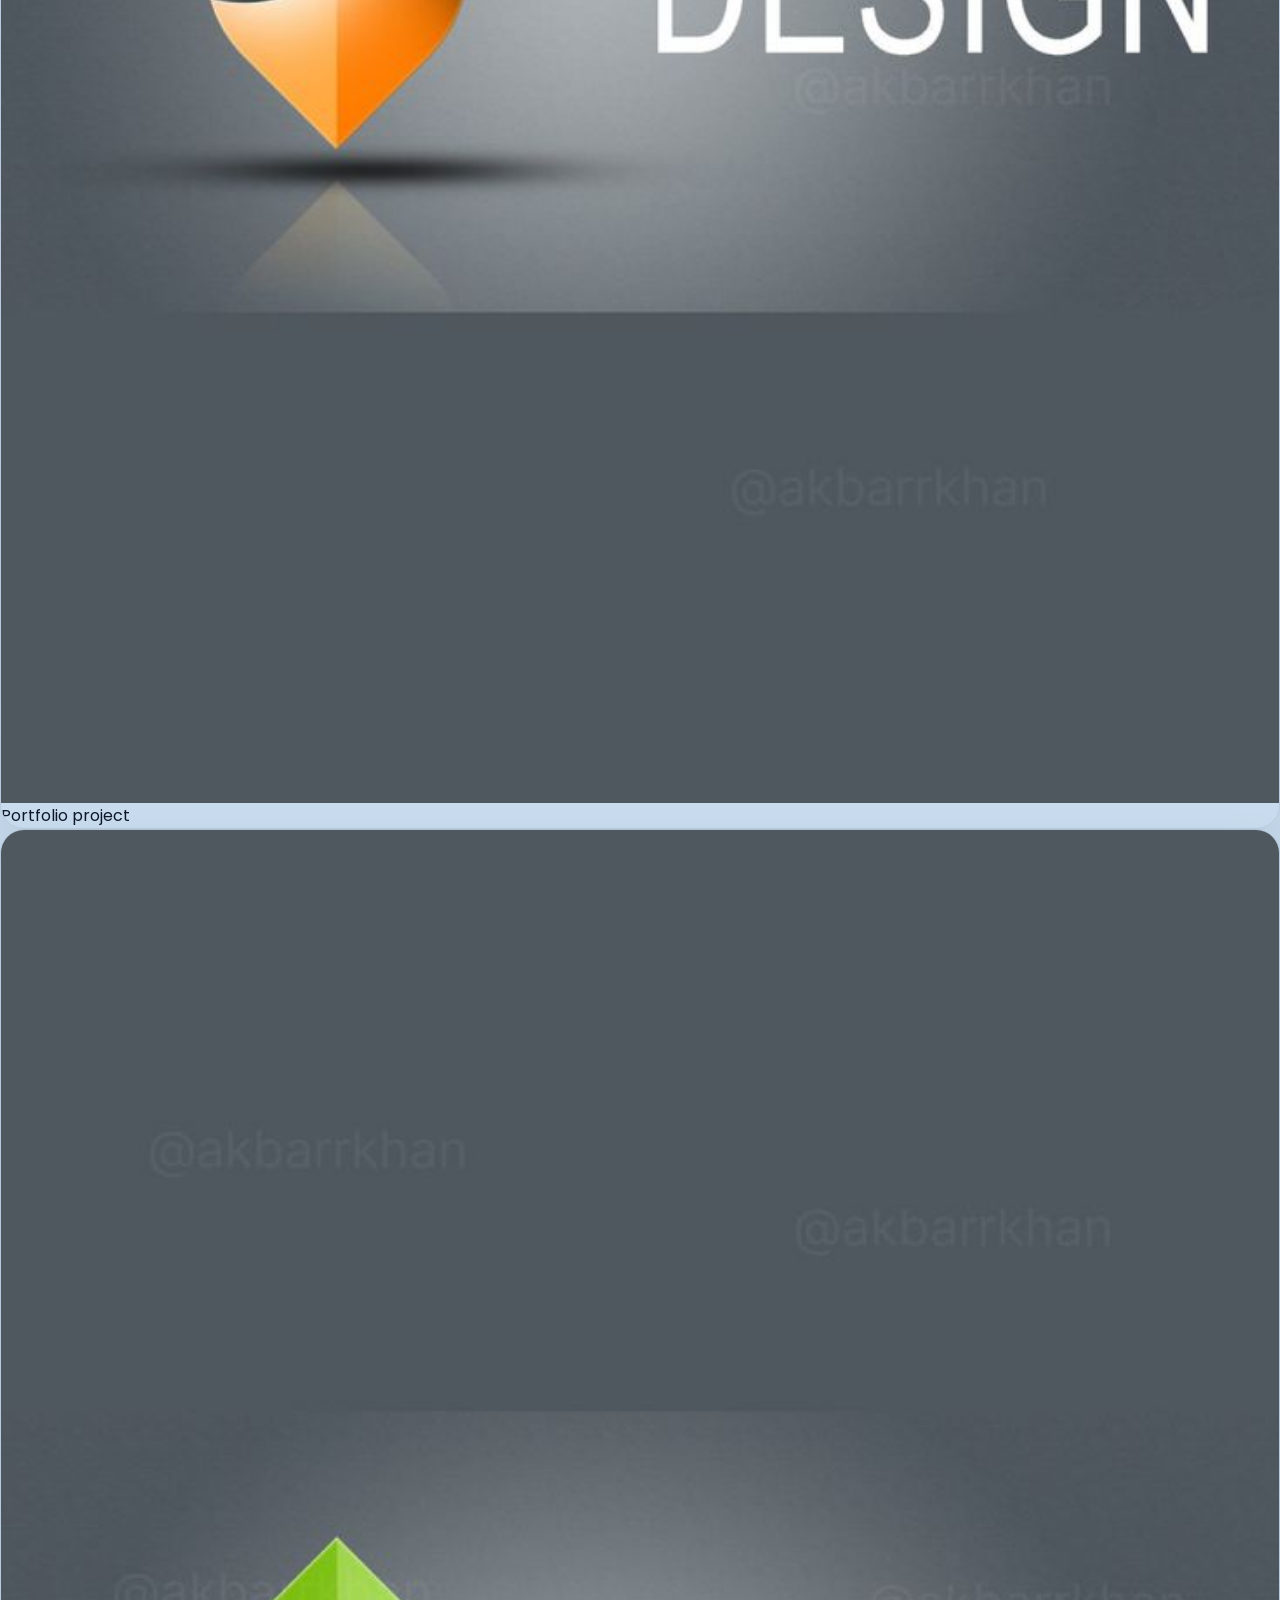
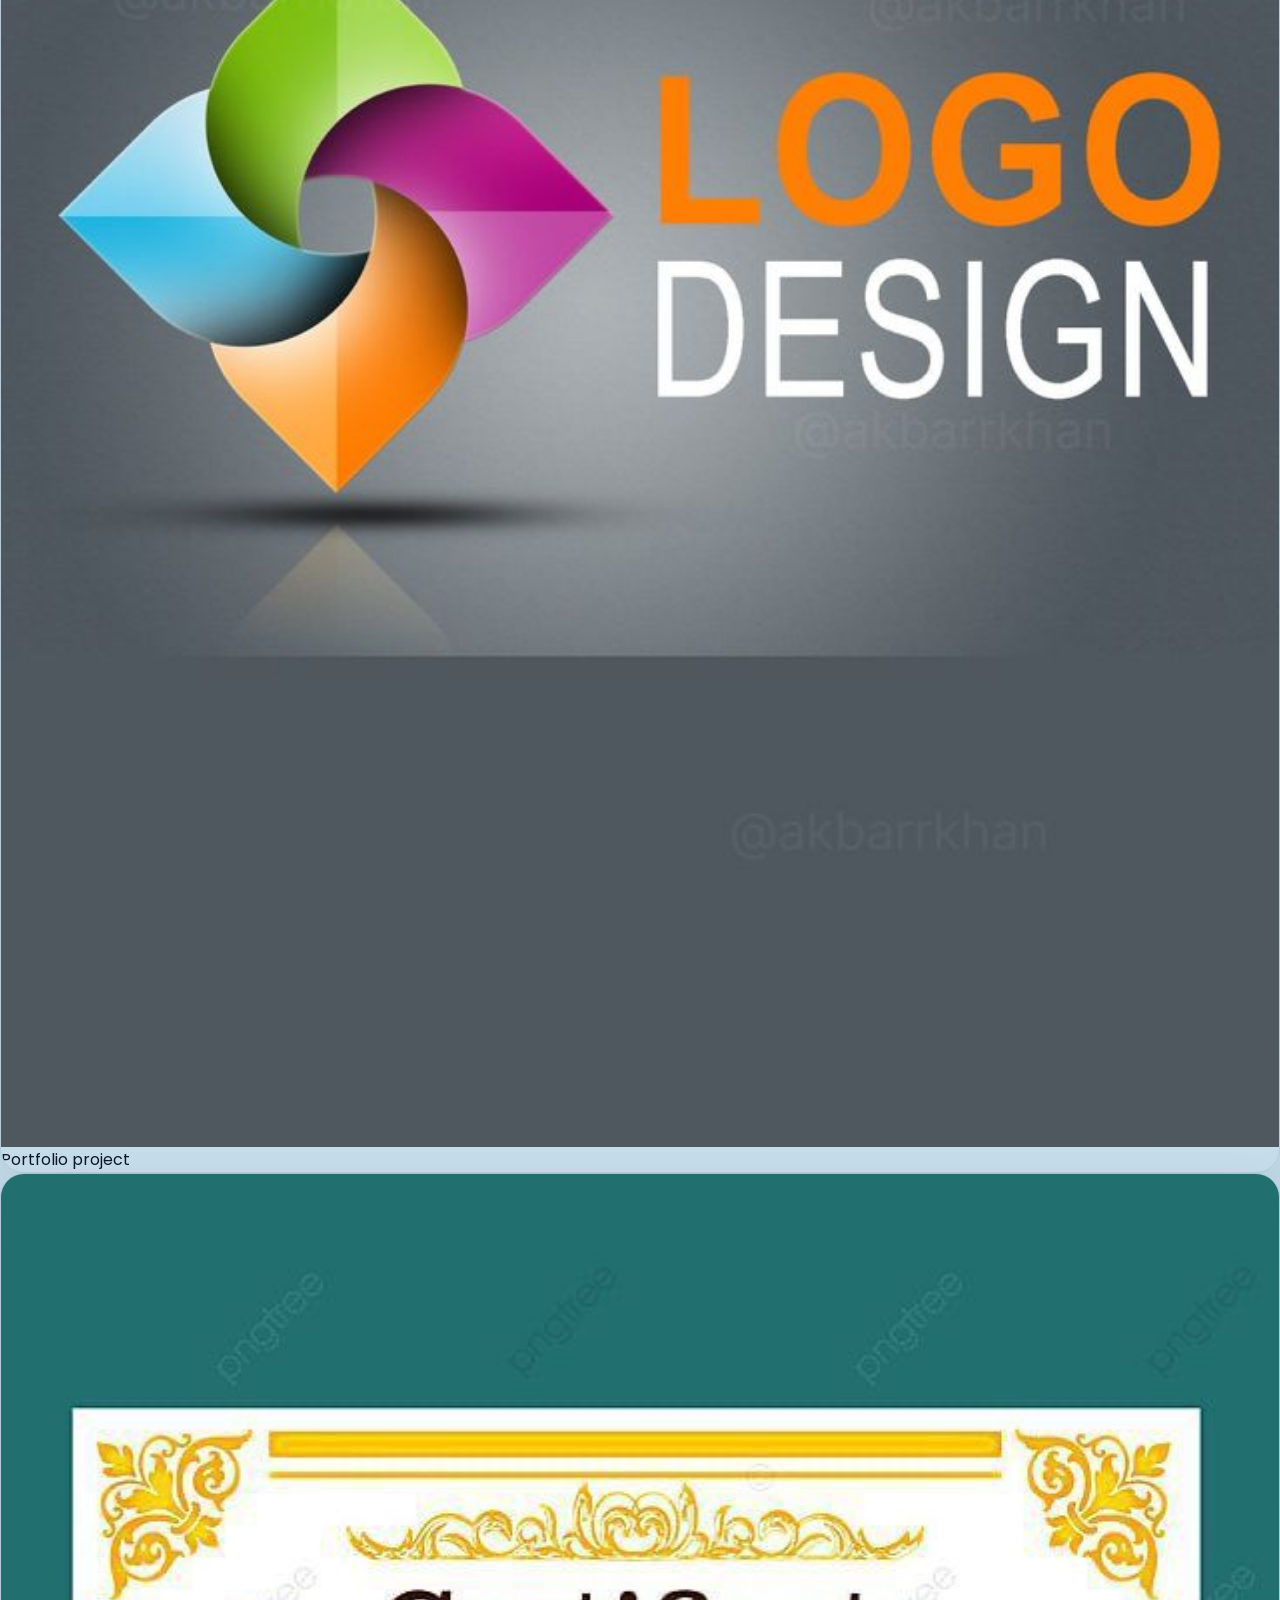
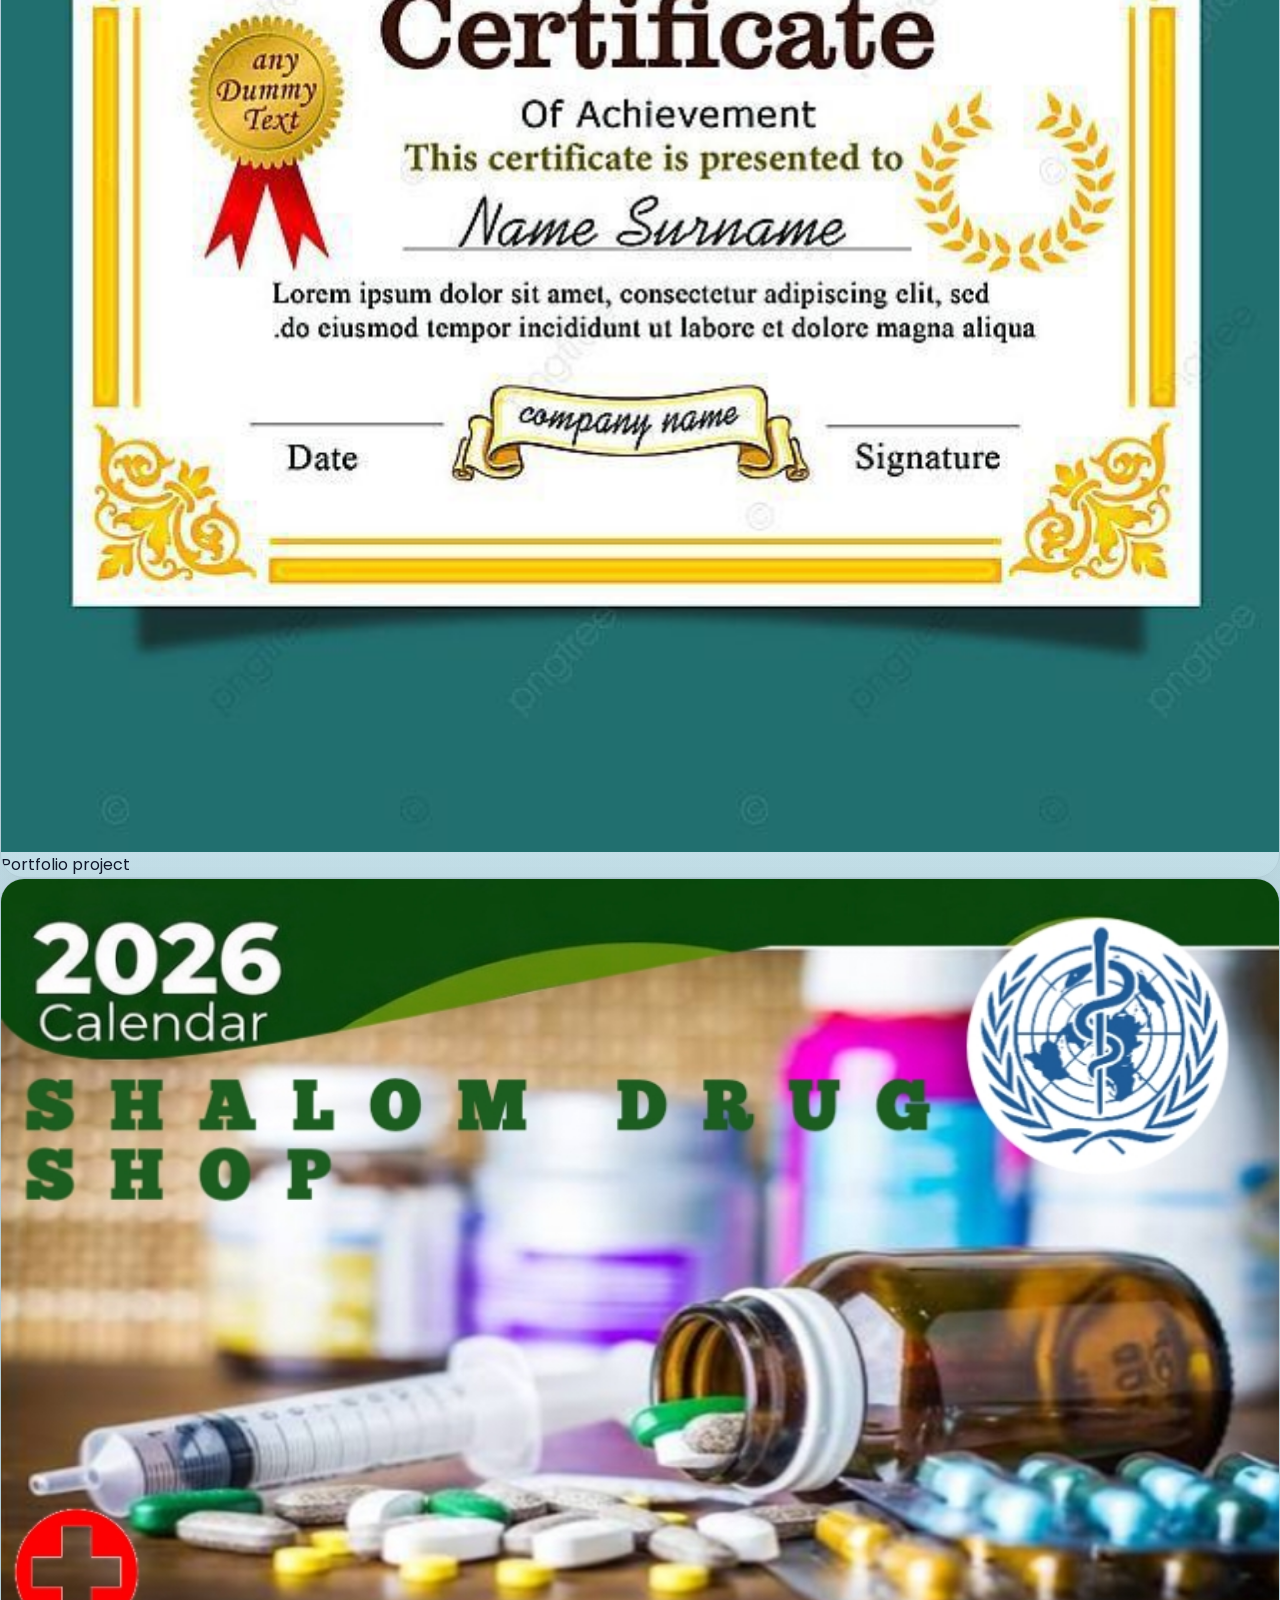
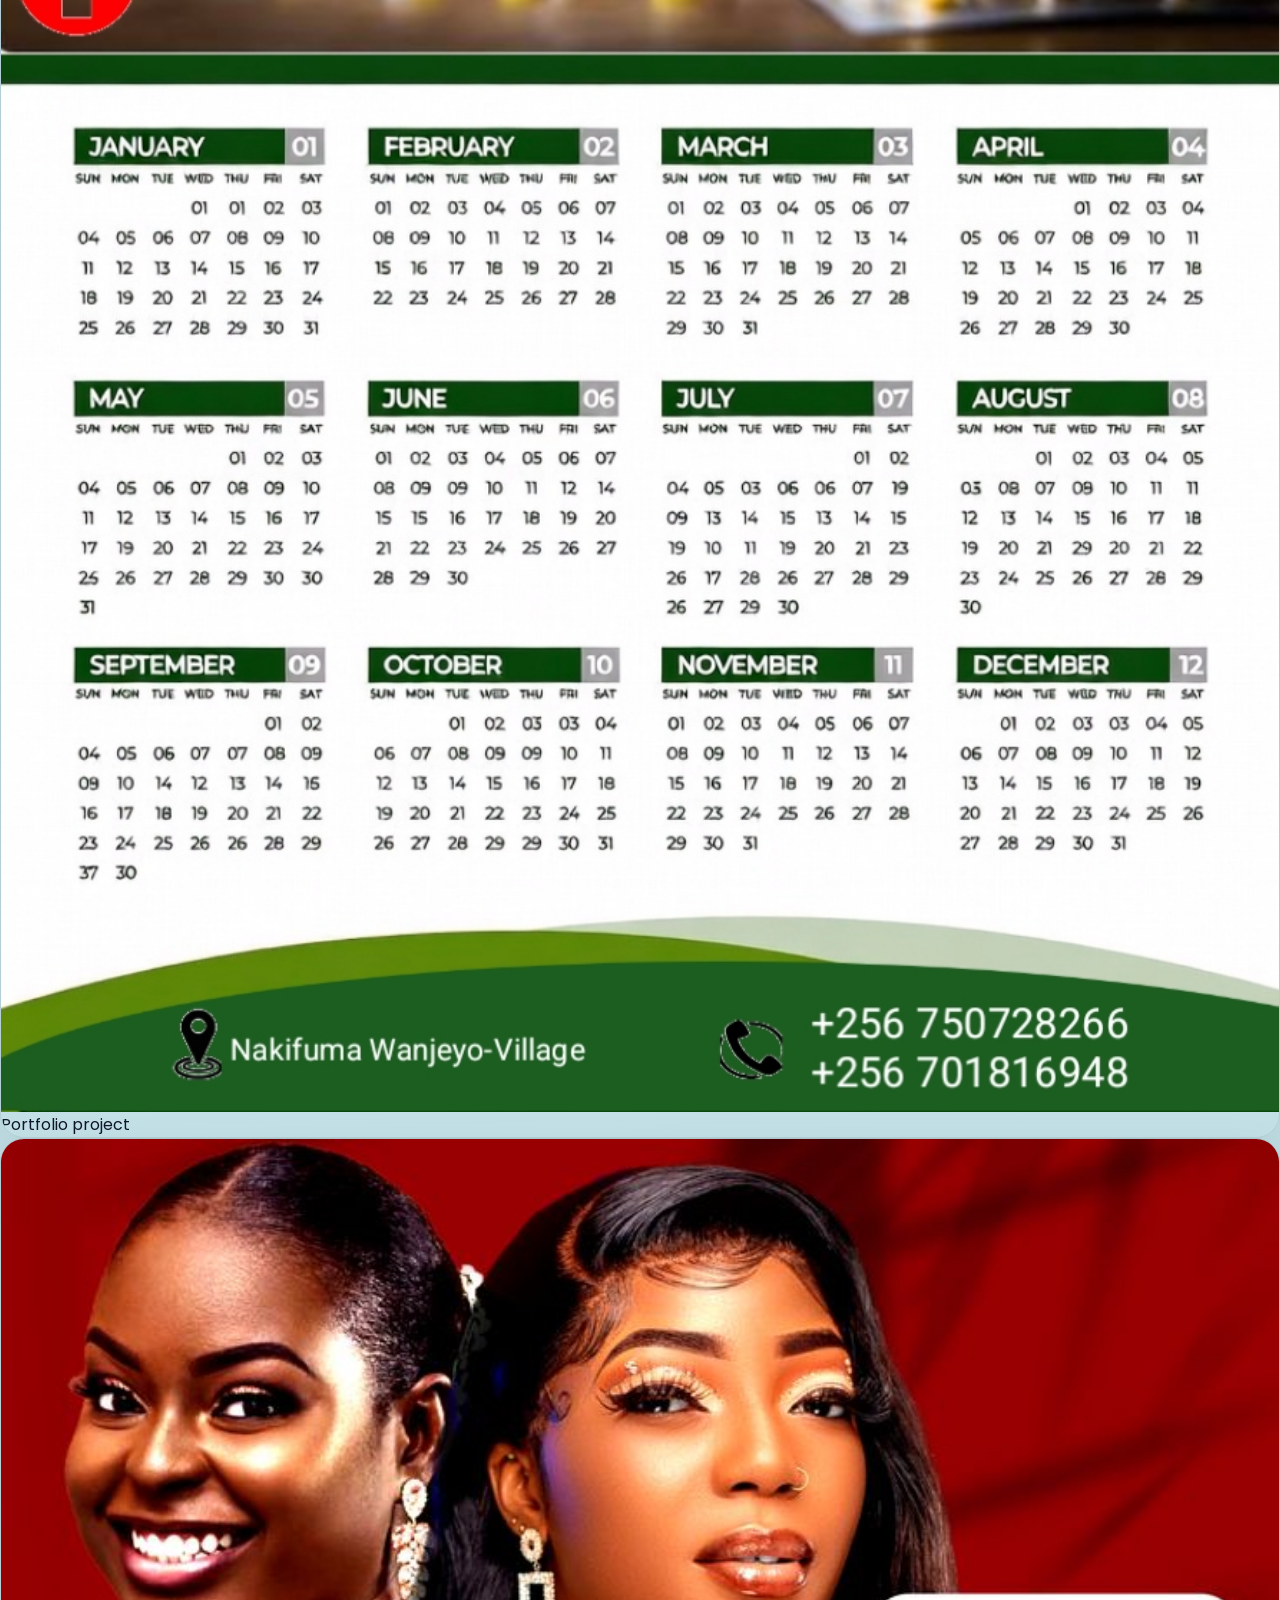
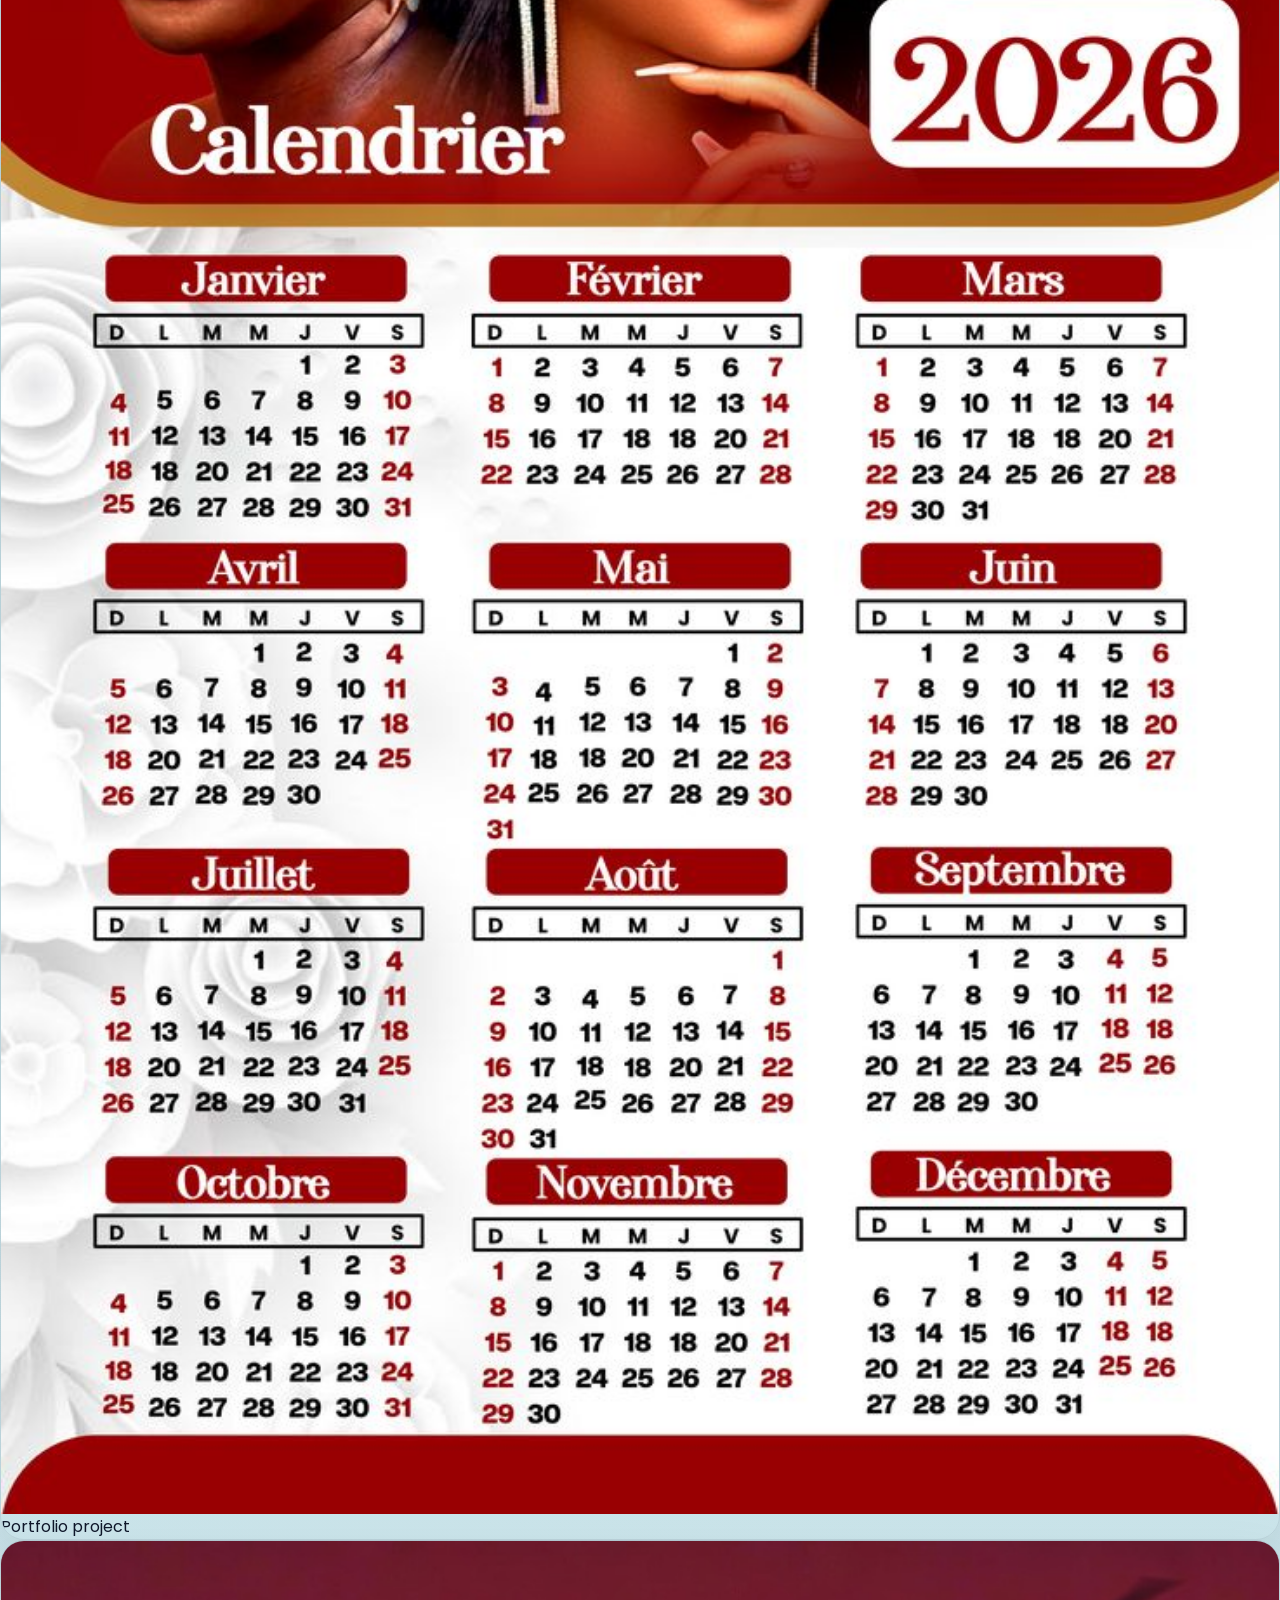
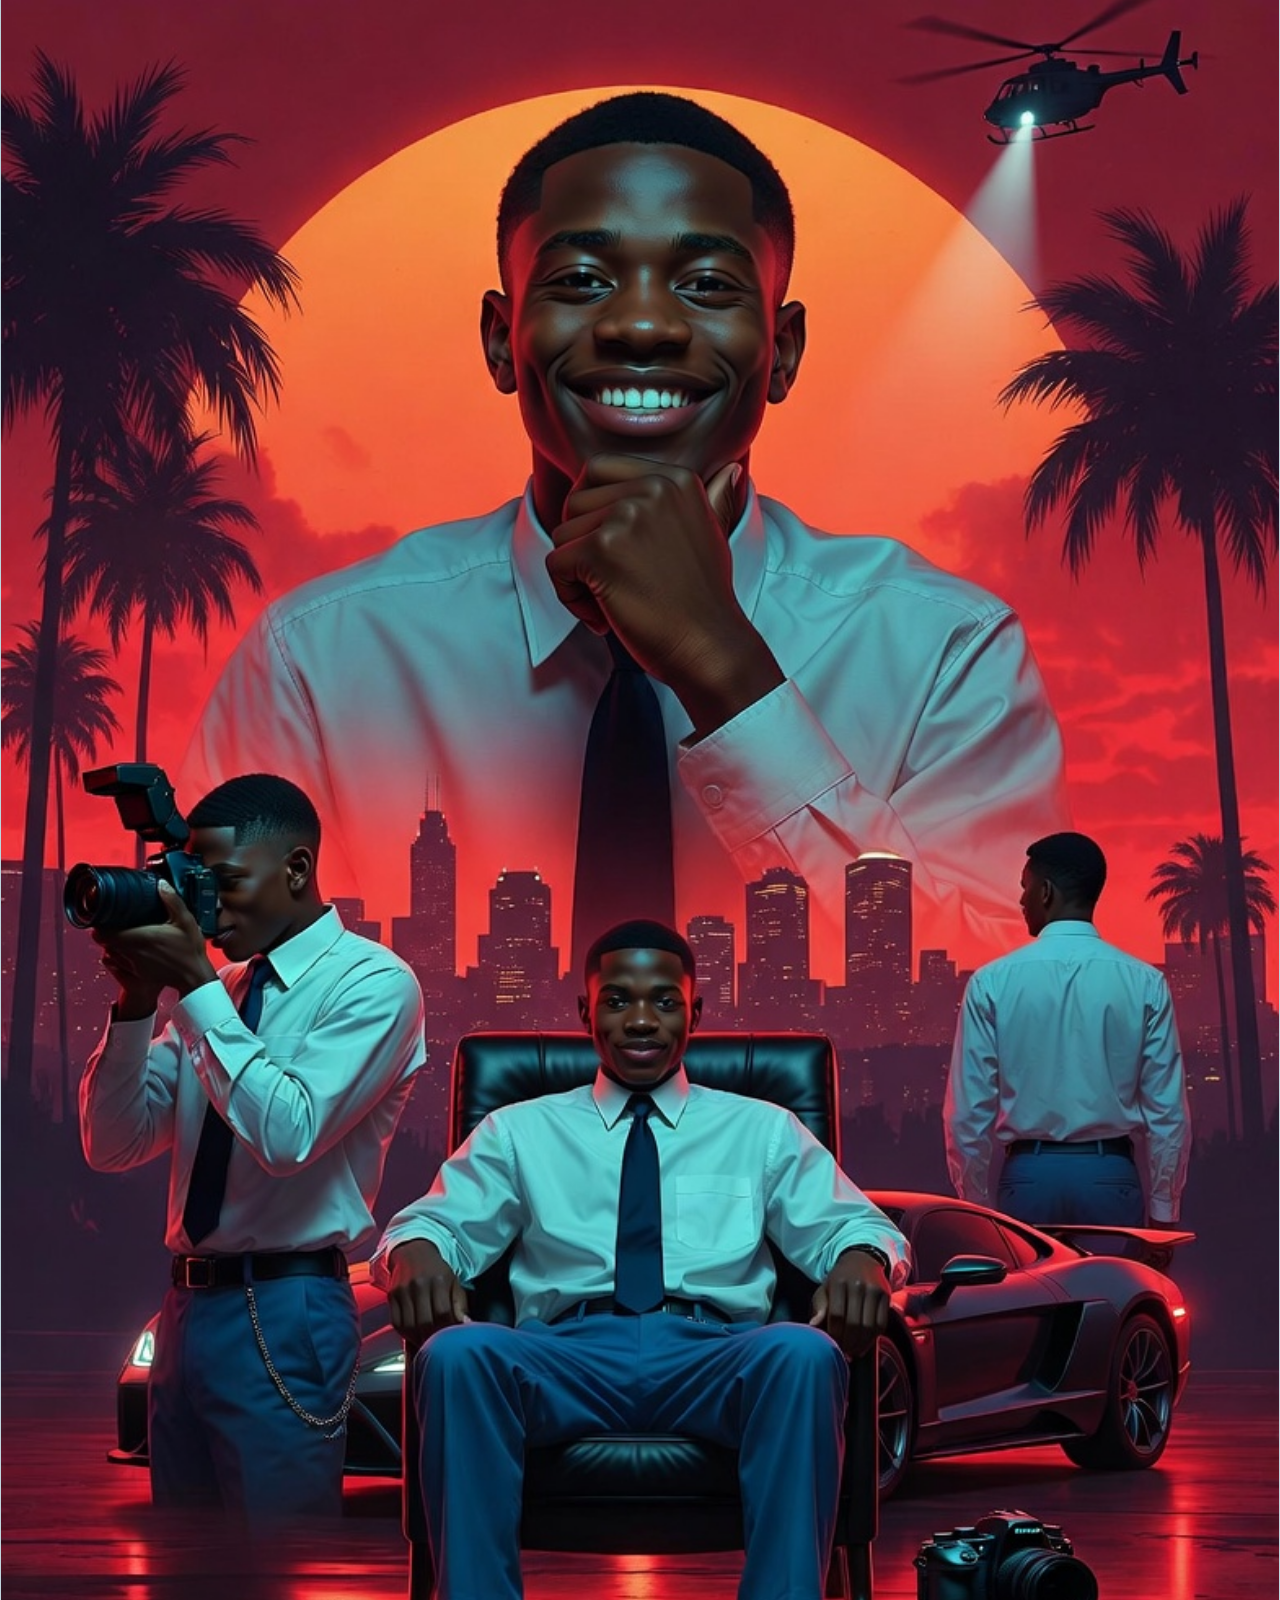
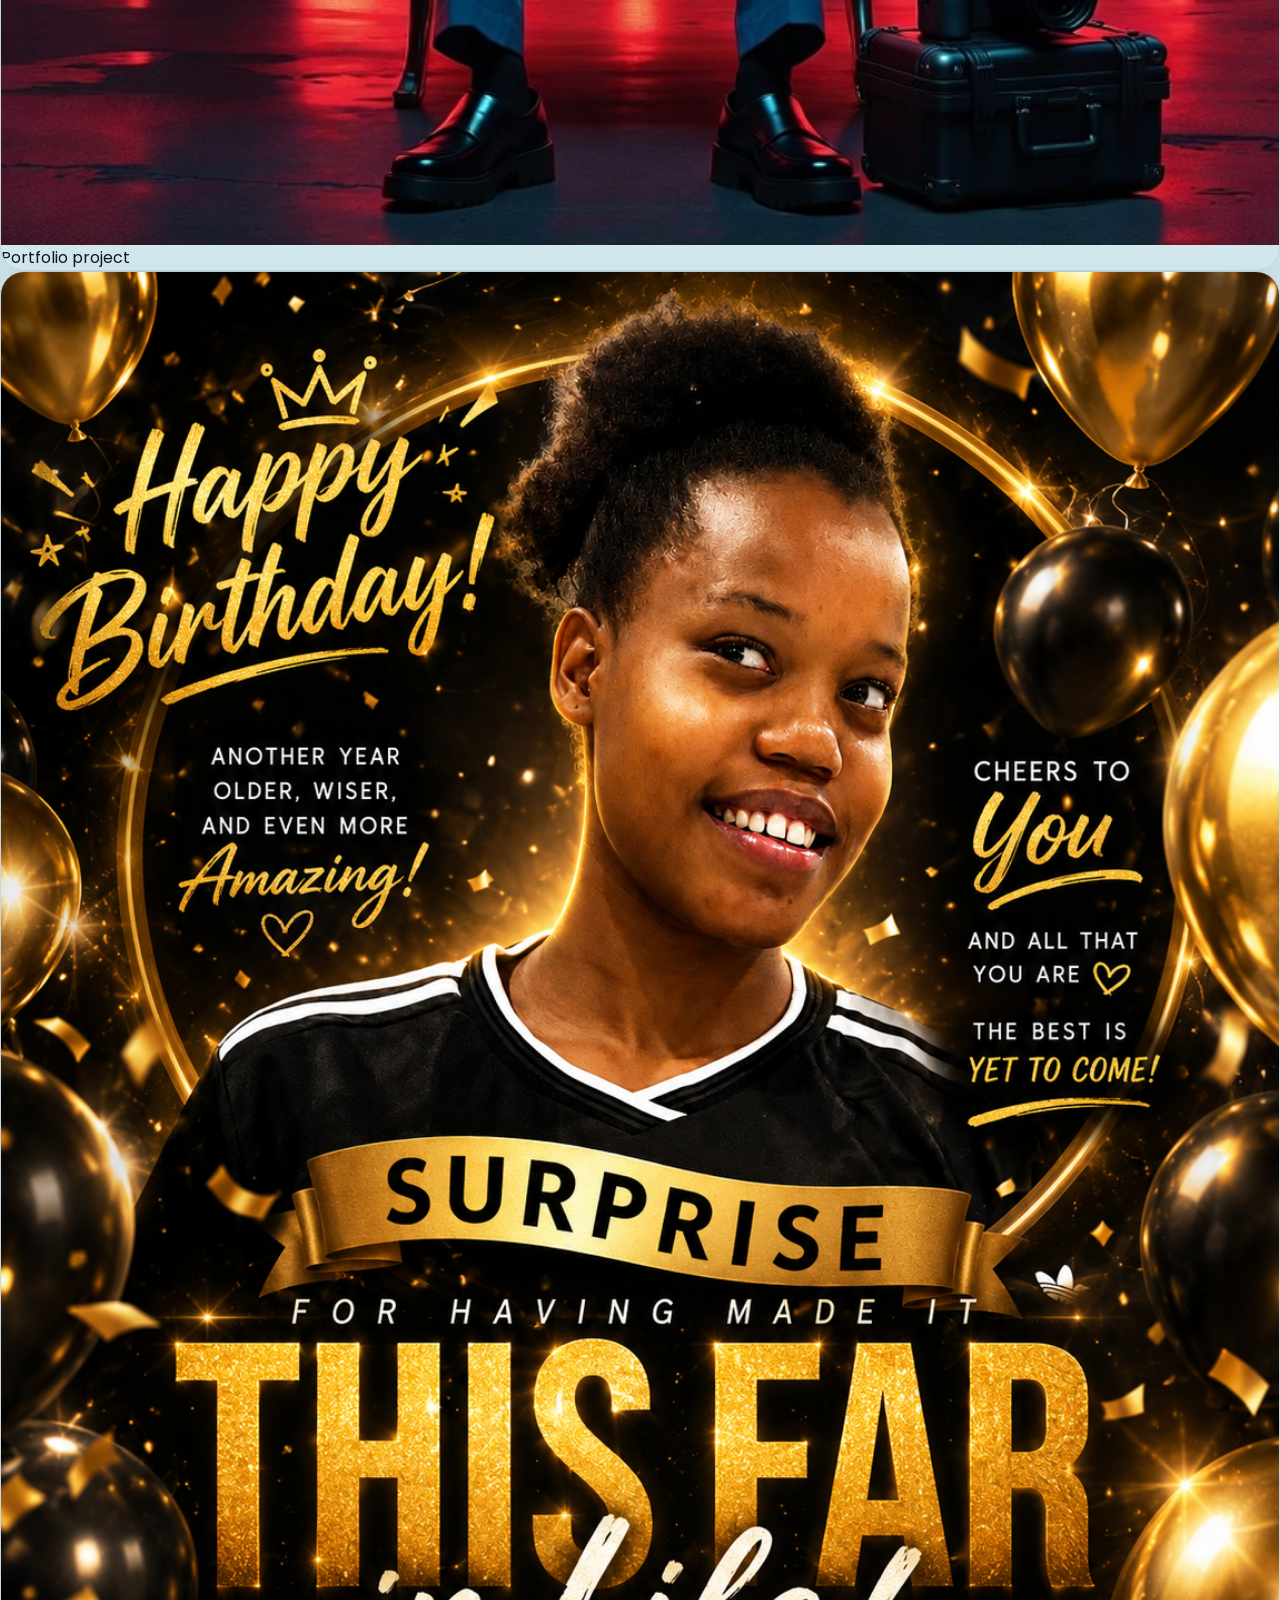
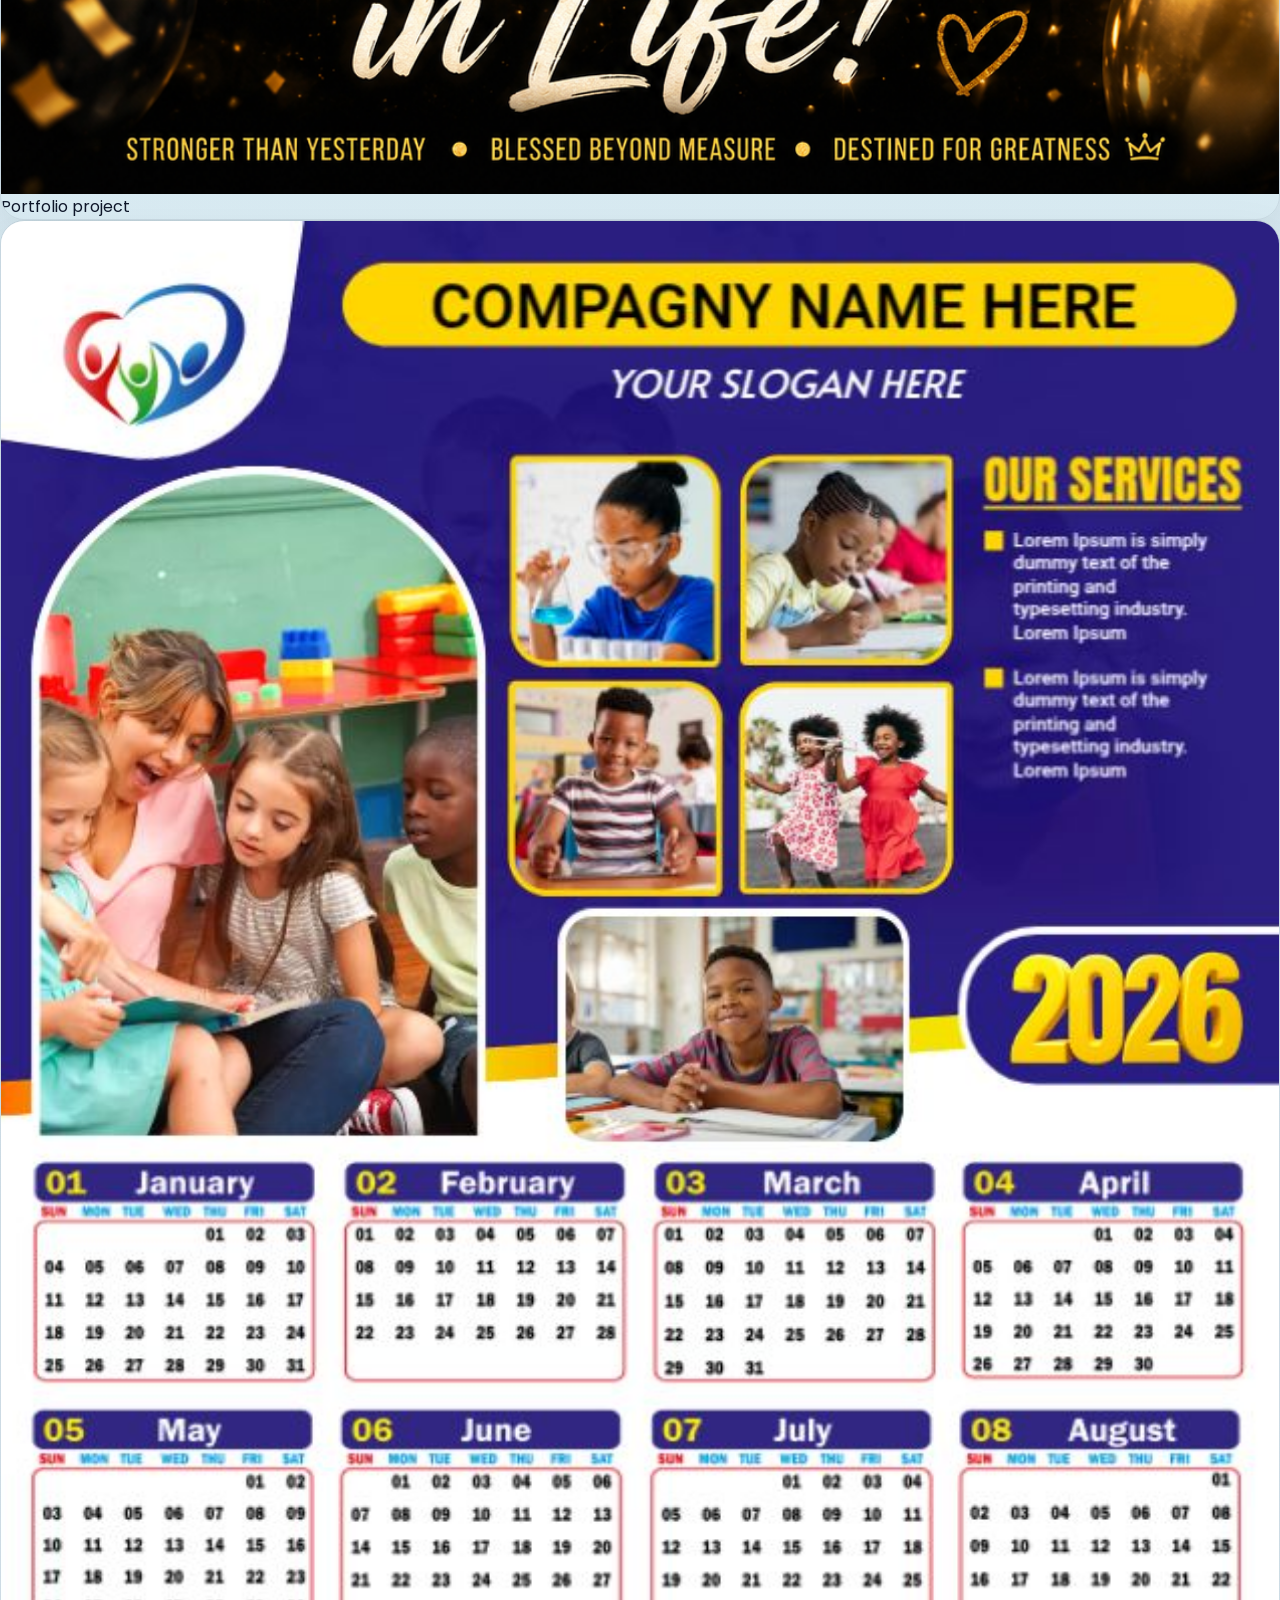
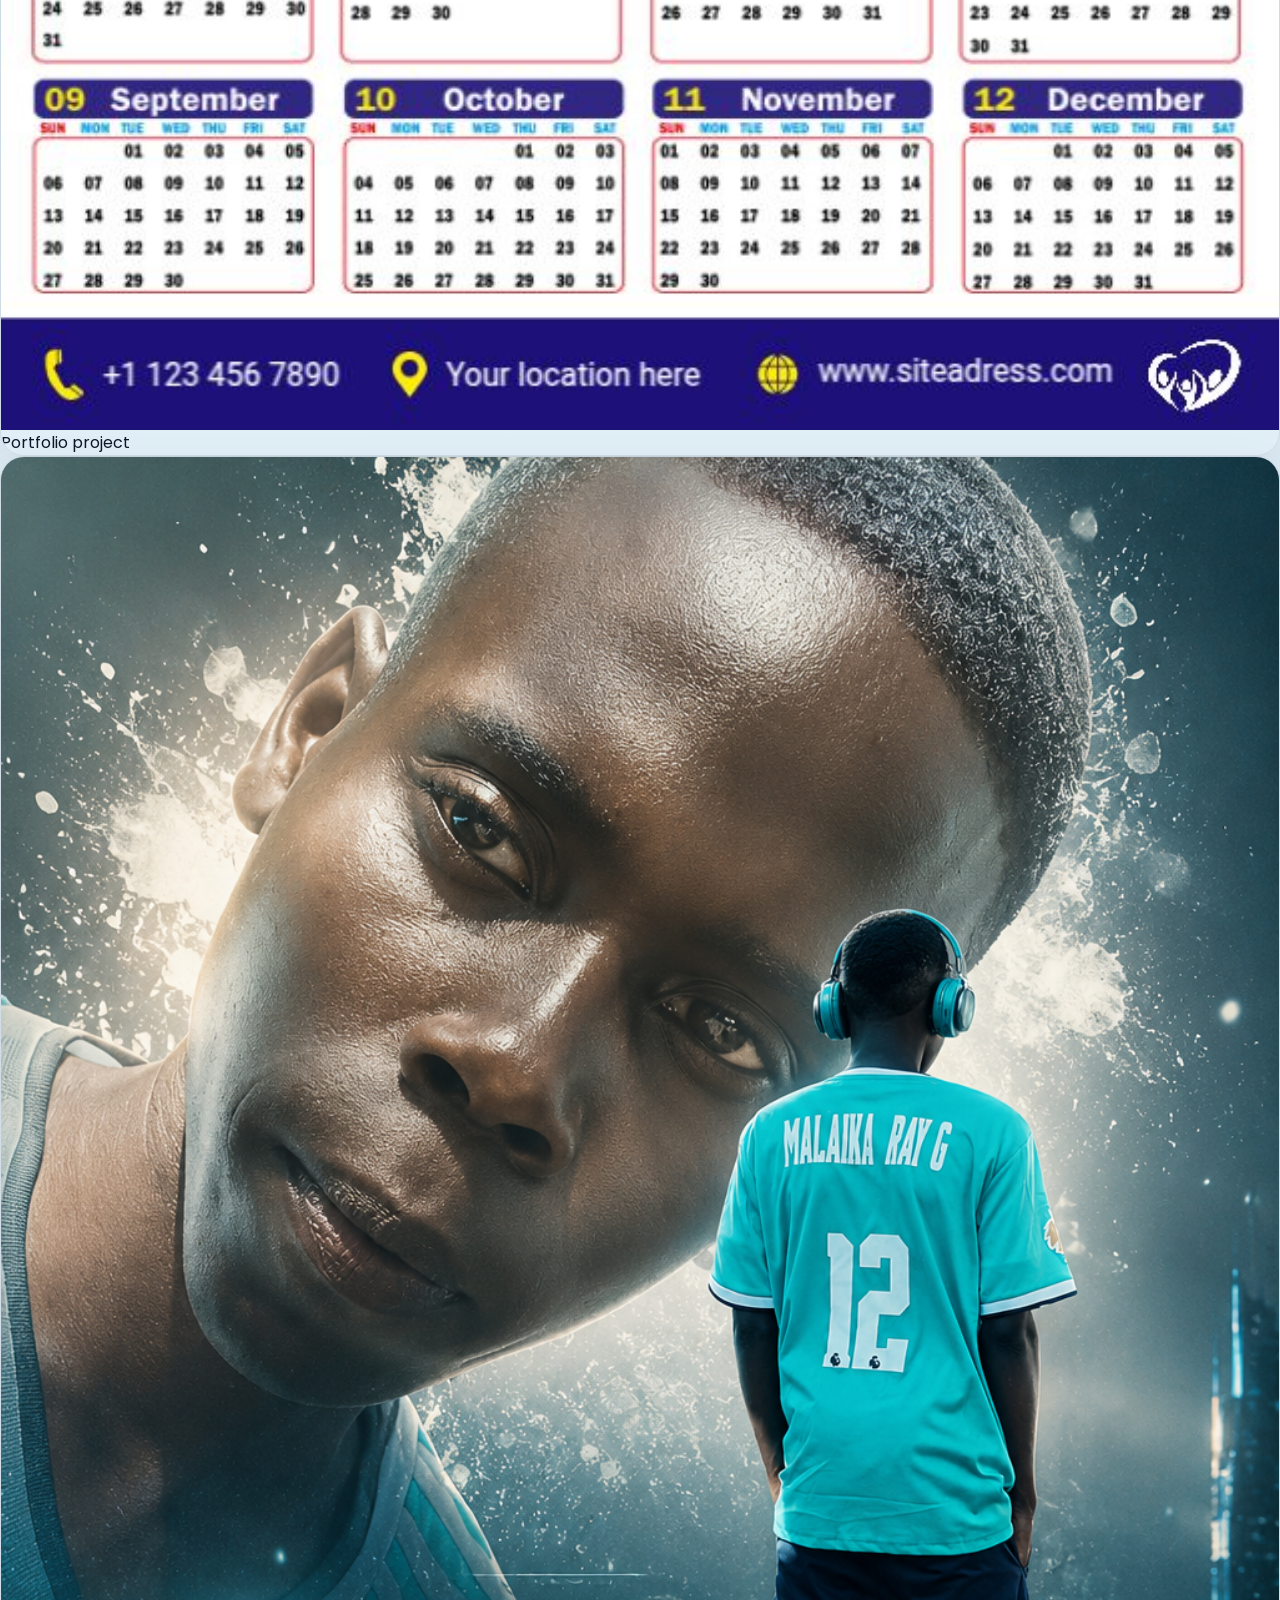
<file: portfolio.html>
<!DOCTYPE html>
<html lang="en">
<head>
    <meta charset="UTF-8">
    <meta name="viewport" content="width=device-width, initial-scale=1.0">
    <meta name="description" content="View our portfolio of graphic design, printing, and web development projects. Sky Tech Designs has delivered 120+ creative projects for businesses and schools [..[...]
    <meta name="keywords" content="portfolio, graphic design, printing projects, web design, branding, creative work, Uganda">
    <meta name="author" content="Sky Tech Designs & Stationery">
    <meta name="robots" content="index, follow">
    
    <!-- Open Graph / Social Media -->
    <meta property="og:type" content="website">
    <meta property="og:url" content="https://skytechdesigns.com/portfolio">
    <meta property="og:title" content="Portfolio | Sky Tech Designs - Creative Projects">
    <meta property="og:description" content="View our portfolio of professional graphic design, printing, and web development projects">
    <meta property="og:image" content="Images/logo.png">
    
    <!-- Canonical Tag -->
    <link rel="canonical" href="https://skytechdesigns.com/portfolio">
    
    <title>Portfolio | Sky Tech Designs - Graphic Design & Printing Projects</title>
    <link rel="preconnect" href="https://fonts.googleapis.com">
    <link rel="preconnect" href="https://fonts.gstatic.com" crossorigin>
    <link href="https://fonts.googleapis.com/css2?family=Poppins:wght@400;500;600;700&display=swap" rel="stylesheet">
    <link rel="stylesheet" href="style.css">
</head>
<body>
    <div class="page-shell">
        <header class="topbar">
            <div class="brand">
                    <img src="Images/logo.png" alt="Sky Tech Designs" class="brand-logo">
                    <p class="eyebrow">Sky Tech Designs & Stationery</p>
                    <h1>Portfolio showcase</h1>
                </div>
            </div>

            <nav class="main-nav">
                <a href="index.html">Home</a>
                <a href="index.html#services">Services</a>
                <a href="#portfolio">Portfolio</a>
                <a href="invoice.html">Invoice</a>
                <a href="#about">About</a>
                <a href="#contact">Contact</a>
            </nav>

            <button id="darkModeBtn" class="mode-toggle">🌙 Dark Mode</button>
        </header>

        <main>
            <section id="portfolio" class="section reveal">
                <div class="section-heading">
                    <p class="eyebrow">Recent work</p>
                    <h2>A selection of design and print projects delivered for clients.</h2>
                </div>

                <div class="portfolio-grid">
                    <article class="portfolio-item">
                        <img src="Images/work1.jpg" alt="Portfolio work 1">
                        <div class="portfolio-label">Portfolio project</div>
                    </article>
                    <article class="portfolio-item">
                        <img src="Images/work1.jpg" alt="Portfolio work 1 comma">
                        <div class="portfolio-label">Portfolio project</div>
                    </article>
                    <article class="portfolio-item">
                        <img src="Images/work2.jpg" alt="Portfolio work 2">
                        <div class="portfolio-label">Portfolio project</div>
                    </article>
                    <article class="portfolio-item">
                        <img src="Images/work3.jpg" alt="Portfolio work 3">
                        <div class="portfolio-label">Portfolio project</div>
                    </article>
                    <article class="portfolio-item">
                        <img src="Images/work4.jpg" alt="Portfolio work 4">
                        <div class="portfolio-label">Portfolio project</div>
                    </article>
                    <article class="portfolio-item">
                        <img src="Images/work5.jpg" alt="Portfolio work 5">
                        <div class="portfolio-label">Portfolio project</div>
                    </article>
                    <article class="portfolio-item">
                        <img src="Images/work6.png" alt="Portfolio work 6">
                        <div class="portfolio-label">Portfolio project</div>
                    </article>
                    <article class="portfolio-item">
                        <img src="Images/work7.jpg" alt="Portfolio work 7">
                        <div class="portfolio-label">Portfolio project</div>
                    </article>
                    <article class="portfolio-item">
                        <img src="Images/work8.jpg" alt="Portfolio work 8">
                        <div class="portfolio-label">Portfolio project</div>
                    </article>
                    <article class="portfolio-item">
                        <img src="Images/work8(1).jpg" alt="Portfolio work 8 duplicate">
                        <div class="portfolio-label">Portfolio project</div>
                    </article>
                    <article class="portfolio-item">
                        <img src="Images/work9.jpg" alt="Portfolio work 9">
                        <div class="portfolio-label">Portfolio project</div>
                    </article>
                    <article class="portfolio-item">
                        <img src="Images/work10.png" alt="Portfolio work 10">
                        <div class="portfolio-label">Portfolio project</div>
                    </article>
                    <article class="portfolio-item">
                        <img src="Images/work11.jpg" alt="Portfolio work 11">
                        <div class="portfolio-label">Portfolio project</div>
                    </article>
                    <article class="portfolio-item">
                        <img src="Images/work12.png" alt="Portfolio work 12">
                        <div class="portfolio-label">Portfolio project</div>
                    </article>
                    <article class="portfolio-item">
                        <img src="Images/work13.png" alt="Portfolio work 13">
                        <div class="portfolio-label">Portfolio project</div>
                    </article>
                    <article class="portfolio-item">
                        <img src="Images/work14.png" alt="Portfolio work 14">
                        <div class="portfolio-label">Portfolio project</div>
                    </article>
                    <article class="portfolio-item">
                        <img src="Images/work15.jpg" alt="Portfolio work 15">
                        <div class="portfolio-label">Portfolio project</div>
                    </article>
                    <article class="portfolio-item">
                        <img src="Images/work16.png" alt="Portfolio work 16">
                        <div class="portfolio-label">Portfolio project</div>
                    </article>
                    <article class="portfolio-item">
                        <img src="Images/work17.png" alt="Portfolio work 17">
                        <div class="portfolio-label">Portfolio project</div>
                    </article>
                    <article class="portfolio-item">
                        <img src="Images/work18.png" alt="Portfolio work 18">
                        <div class="portfolio-label">Portfolio project</div>
                    </article>
                    <article class="portfolio-item">
                        <img src="Images/work19.png" alt="Portfolio work 19">
                        <div class="portfolio-label">Portfolio project</div>
                    </article>
                    <article class="portfolio-item">
                        <img src="Images/work20.png" alt="Portfolio work 20">
                        <div class="portfolio-label">Portfolio project</div>
                    </article>
                    <article class="portfolio-item">
                        <img src="Images/work21.png" alt="Portfolio work 21">
                        <div class="portfolio-label">Portfolio project</div>
                    </article>
                    <article class="portfolio-item">
                        <img src="Images/work22.png" alt="Portfolio work 22">
                        <div class="portfolio-label">Portfolio project</div>
                    </article>
                    <article class="portfolio-item">
                        <img src="Images/work23.png" alt="Portfolio work 23">
                        <div class="portfolio-label">Portfolio project</div>
                    </article>
                    <article class="portfolio-item">
                        <img src="Images/work24.png" alt="Portfolio work 24">
                        <div class="portfolio-label">Portfolio project</div>
                    </article>
                    <article class="portfolio-item">
                        <img src="Images/work25.png" alt="Portfolio work 25">
                        <div class="portfolio-label">Portfolio project</div>
                    </article>
                    <article class="portfolio-item">
                        <img src="Images/work26.png" alt="Portfolio work 26">
                        <div class="portfolio-label">Portfolio project</div>
                    </article>
                </div>
            </section>

            <section id="about" class="about section reveal">
                <div class="about-panel">
                    <div>
                        <p class="eyebrow">What makes us different</p>
                        <h2>Design with strategy, print with precision.</h2>
                        <p>Every project is built to make your brand feel reliable, modern, and easy to remember. We focus on clean visuals, fast turnaround, and consistent quality across print a[...]
                    </div>

                    <div class="about-stats">
                        <div><strong>Logo & branding</strong><span>Distinctive identity systems that tell your story.</span></div>
                        <div><strong>Print finishing</strong><span>Premium materials and polished presentation.</span></div>
                        <div><strong>Web-ready</strong><span>Fast, mobile-friendly sites that look professional.</span></div>
                    </div>
                </div>
            </section>

            <section id="contact" class="contact section reveal">
                <div class="section-heading">
                    <p class="eyebrow">Ready to work together?</p>
                    <h2>Let's bring your next brand or print project to life.</h2>
                </div>

                <div class="contact-grid">
                    <div class="contact-card">
                        <h3>WhatsApp</h3>
                        <p>Quick quotes and project updates.</p>
                        <a href="https://wa.me/256770162729">+256 770 162 729</a>
                    </div>
                    <div class="contact-card">
                        <h3>Phone Call</h3>
                        <p>Call us for urgent projects.</p>
                        <a href="tel:+256740199968">+256 740 199 968</a>
                    </div>
                    <div class="contact-card">
                        <h3>Email</h3>
                        <p>Send your brief and we'll reply quickly.</p>
                        <a href="mailto:skytechdesigns14@gmail.com">skytechdesigns14@gmail.com</a>
                    </div>
                </div>
            </section>
        </main>

        <footer class="site-footer">
            <div class="footer-content">
                <div class="footer-section">
                    <h4>Sky Tech Designs</h4>
                    <p>Professional creative studio delivering beautiful designs, quality printing, and responsive websites for businesses and schools across Uganda.</p>
                    <div class="social-links">
                        <a href="https://facebook.com/skytechdesigns" title="Facebook" target="_blank">f</a>
                        <a href="https://Instagram.com/markhunter7637" title="Instagram" target="_blank">📷</a>
                        <a href="https://twitter.com/jamein67" title="Twitter" target="_blank">𝕏</a>
                        <a href="https://wa.me/256770162729" title="WhatsApp" target="_blank">💬</a>
                    </div>
                </div>

                <div class="footer-section">
                    <h4>Services</h4>
                    <ul>
                        <li><a href="index.html#services">Graphic Design</a></li>
                        <li><a href="index.html#services">Printing Services</a></li>
                        <li><a href="index.html#services">Website Development</a></li>
                        <li><a href="index.html#services">Stationery Supplies</a></li>
                    </ul>
                </div>

                <div class="footer-section">
                    <h4>Quick Links</h4>
                    <ul>
                        <li><a href="index.html">Home</a></li>
                        <li><a href="#portfolio">Portfolio</a></li>
                        <li><a href="index.html#pricing">Pricing</a></li>
                        <li><a href="index.html#testimonies">Testimonies</a></li>
                    </ul>
                </div>

                <div class="footer-section">
                    <h4>Location & Contact</h4>
                    <p>
                        <strong>Kampala, Uganda</strong><br>
                        <a href="tel:+256740199968">+256 740 199 968</a><br>
                        <a href="https://wa.me/256770162729">+256 770 162 729</a><br>
                        <a href="mailto:skytechdesigns14@gmail.com">skytechdesigns14@gmail.com</a>
                    </p>
                </div>
            </div>

            <div class="footer-bottom">
                <p>&copy; 2024 Sky Tech Designs & Stationery. All rights reserved. | <a href="#">Privacy Policy</a> | <a href="#">Terms of Service</a></p>
            </div>
        </footer>

        <div class="floating-buttons">
            <a href="https://wa.me/256770162729" class="float-btn whatsapp" title="Chat on WhatsApp">💬</a>
            <a href="tel:+256740199968" class="float-btn call" title="Call Us">📞</a>
            <button id="backToTop" class="back-to-top" title="Back to top">↑</button>
        </div>
    </div>

    <div class="cursor-glow"></div>

    <script>
        // Dark Mode Toggle
        const btn = document.getElementById('darkModeBtn');
        const savedTheme = localStorage.getItem('theme');
        const prefersDark = window.matchMedia('(prefers-color-scheme: dark)');

        function applyTheme(theme) {
            document.body.classList.toggle('dark', theme === 'dark');
            btn.textContent = theme === 'dark' ? '☀️ Light Mode' : '🌙 Dark Mode';
        }

        if (savedTheme) {
            applyTheme(savedTheme);
        } else if (prefersDark.matches) {
            applyTheme('dark');
        }

        btn.addEventListener('click', () => {
            const isDark = document.body.classList.toggle('dark');
            const theme = isDark ? 'dark' : 'light';
            localStorage.setItem('theme', theme);
            applyTheme(theme);
        });

        // Scroll Reveal Animation
        const reveals = document.querySelectorAll('.reveal');
        function revealSections() {
            const windowHeight = window.innerHeight;
            reveals.forEach(section => {
                const top = section.getBoundingClientRect().top;
                if (top < windowHeight - 100) {
                    section.classList.add('active');
                }
            });
        }
        window.addEventListener('scroll', revealSections);
        revealSections();

        // Cursor Glow Effect
        const glow = document.querySelector('.cursor-glow');
        document.addEventListener('mousemove', e => {
            glow.style.left = `${e.clientX}px`;
            glow.style.top = `${e.clientY}px`;
            glow.style.opacity = '1';
        });
        document.addEventListener('mouseleave', () => {
            glow.style.opacity = '0';
        });

        // Back to Top Button
        const backToTop = document.getElementById('backToTop');
        window.addEventListener('scroll', () => {
            if (window.scrollY > 300) {
                backToTop.classList.add('visible');
            } else {
                backToTop.classList.remove('visible');
            }
        });

        backToTop.addEventListener('click', () => {
            window.scrollTo({ top: 0, behavior: 'smooth' });
        });

        // Smooth Navigation
        document.querySelectorAll('.main-nav a').forEach(link => {
            link.addEventListener('click', event => {
                const href = link.getAttribute('href');
                if (href.startsWith('#') || href.includes('#')) {
                    event.preventDefault();
                    if (href.startsWith('#')) {
                        const element = document.querySelector(href);
                        if (element) {
                            element.scrollIntoView({ behavior: 'smooth' });
                        }
                    } else {
                        // Link to another page with hash
                        window.location.href = href;
                    }
                }
            });
        });
    </script>
</body>
</html>
</file>
<file: style.css>
:root {
    color-scheme: light;
    font-family: 'Poppins', Arial, sans-serif;
    font-size: 16px;
    --bg: #eef4ff;
    --surface: rgba(255, 255, 255, 0.92);
    --surface-strong: #ffffff;
    --text: #0f172a;
    --muted: #556080;
    --primary: #1d4ed8;
    --primary-strong: #2563eb;
    --accent: #22c55e;
    --border: rgba(15, 23, 42, 0.08);
    --shadow: 0 24px 80px rgba(15, 23, 42, 0.08);
}

* {
    box-sizing: border-box;
}

html {
    scroll-behavior: smooth;
}

body {
    margin: 0;
    min-height: 100vh;
    background: radial-gradient(circle at top, rgba(99, 102, 241, 0.16), transparent 38%),
                radial-gradient(circle at 80% 15%, rgba(34, 197, 94, 0.18), transparent 28%),
                #eef4ff;
    color: var(--text);
}

body.dark {
    color-scheme: dark;
    --bg: #0b1120;
    --surface: rgba(15, 23, 42, 0.9);
    --surface-strong: #111827;
    --text: #f8fafc;
    --muted: #cbd5e1;
    --primary: #60a5fa;
    --primary-strong: #3b82f6;
    --accent: #4ade80;
    --border: rgba(148, 163, 184, 0.18);
    --shadow: 0 24px 80px rgba(0, 0, 0, 0.35);
    background: radial-gradient(circle at top, rgba(59, 130, 246, 0.15), transparent 38%),
                radial-gradient(circle at 80% 15%, rgba(34, 197, 94, 0.12), transparent 28%),
                #040714;
}

.page-shell {
    max-width: 1240px;
    margin: 0 auto;
    padding: 28px 24px 60px;
}

.topbar {
    display: flex;
    align-items: center;
    justify-content: space-between;
    gap: 20px;
    flex-wrap: wrap;
    padding: 22px 24px;
    margin-bottom: 36px;
    background: var(--surface);
    border: 1px solid var(--border);
    border-radius: 24px;
    box-shadow: var(--shadow);
    backdrop-filter: blur(18px);
}

.brand {
    display: flex;
    align-items: center;
    gap: 16px;
}

.brand-logo {
    width: 68px;
    height: 68px;
    object-fit: cover;
    border-radius: 16px;
    border: 1px solid var(--border);
}

.eyebrow {
    display: inline-flex;
    align-items: center;
    gap: 10px;
    color: var(--primary-strong);
    font-size: 0.95rem;
    font-weight: 600;
    letter-spacing: 0.08em;
    text-transform: uppercase;
    margin-bottom: 10px;
}

.brand h1,
.section-heading h2,
.hero-copy h2,
.about-panel h2 {
    margin: 0;
}

.brand h1 {
    font-size: 1.4rem;
    letter-spacing: -0.03em;
    line-height: 1.2;
}

.main-nav {
    display: flex;
    flex-wrap: wrap;
    align-items: center;
    gap: 16px;
}

.main-nav a {
    color: var(--muted);
    text-decoration: none;
    font-weight: 600;
    transition: color 0.25s ease;
}

.main-nav a:hover {
    color: var(--primary-strong);
}

.mode-toggle {
    border: 1px solid var(--border);
    background: var(--surface-strong);
    color: var(--text);
    border-radius: 999px;
    padding: 12px 18px;
    cursor: pointer;
    font-weight: 600;
    transition: transform 0.2s ease, background 0.25s ease;
}

.mode-toggle:hover {
    transform: translateY(-1px);
}

.section {
    padding: 48px 0;
}

.hero {
    display: grid;
    grid-template-columns: 1.1fr 0.9fr;
    gap: 28px;
    align-items: center;
}

.hero-copy h2 {
    font-size: clamp(2.4rem, 4vw, 3.5rem);
    line-height: 1.05;
    margin-bottom: 20px;
}

.hero-copy p {
    max-width: 720px;
    font-size: 1.05rem;
    line-height: 1.85;
    color: var(--muted);
    margin-bottom: 28px;
}

.hero-actions {
    display: flex;
    flex-wrap: wrap;
    gap: 14px;
    margin-bottom: 28px;
}

.btn {
    display: inline-flex;
    align-items: center;
    justify-content: center;
    border-radius: 999px;
    padding: 14px 28px;
    font-size: 1rem;
    font-weight: 700;
    text-decoration: none;
    transition: transform 0.25s ease, box-shadow 0.25s ease, background 0.25s ease;
}

.btn:hover {
    transform: translateY(-2px);
}

.btn-primary {
    background: linear-gradient(135deg, var(--primary), var(--primary-strong));
    color: white;
    box-shadow: 0 18px 35px rgba(59, 130, 246, 0.18);
}

.btn-secondary {
    background: transparent;
    color: var(--text);
    border: 1px solid var(--border);
}

.hero-highlights {
    display: grid;
    gap: 14px;
    max-width: 710px;
}

.hero-highlights div {
    display: grid;
    gap: 6px;
    padding: 16px 20px;
    background: var(--surface);
    border: 1px solid var(--border);
    border-radius: 18px;
}

.hero-highlights strong {
    display: block;
    color: var(--text);
}

.hero-highlights span {
    color: var(--muted);
    font-size: 0.96rem;
}

.hero-panel {
    display: grid;
    place-items: center;
}

.hero-card {
    width: 100%;
    max-width: 420px;
    background: linear-gradient(180deg, rgba(255,255,255,0.98), rgba(243,244,255,0.95));
    border: 1px solid var(--border);
    border-radius: 28px;
    padding: 30px;
    box-shadow: var(--shadow);
    backdrop-filter: blur(18px);
}

.hero-card .card-label {
    color: var(--primary-strong);
    font-weight: 700;
    letter-spacing: 0.08em;
    text-transform: uppercase;
    margin-bottom: 18px;
    display: block;
}

.hero-card h3 {
    font-size: 1.6rem;
    margin: 0 0 18px;
}

.typing-row {
    color: var(--muted);
    font-size: 1.05rem;
    line-height: 1.7;
}

.card-stats {
    display: grid;
    gap: 16px;
    margin-top: 28px;
}

.card-stats div {
    display: flex;
    align-items: flex-start;
    gap: 14px;
}

.card-stats strong {
    font-size: 1.4rem;
    color: var(--primary-strong);
}

.card-stats span {
    color: var(--muted);
    line-height: 1.4;
}

.section-heading {
    margin-bottom: 32px;
}

.section-heading h2 {
    font-size: clamp(2rem, 3vw, 2.75rem);
    line-height: 1.05;
    margin-top: 12px;
}

.service-grid {
    display: grid;
    grid-template-columns: repeat(2, minmax(0, 1fr));
    gap: 22px;
}

.card {
    background: var(--surface);
    border: 1px solid var(--border);
    border-radius: 24px;
    padding: 30px;
    box-shadow: 0 24px 60px rgba(15, 23, 42, 0.05);
    transition: transform 0.3s ease, border-color 0.3s ease, box-shadow 0.3s ease;
}

.card:hover {
    transform: translateY(-6px);
    border-color: rgba(59, 130, 246, 0.2);
    box-shadow: 0 30px 75px rgba(15, 23, 42, 0.12);
}

.card h3 {
    font-size: 1.35rem;
    margin-bottom: 14px;
    color: var(--text);
}

.card p {
    color: var(--muted);
    line-height: 1.8;
}

.portfolio .gallery {
    display: grid;
    grid-template-columns: repeat(4, minmax(0, 1fr));
    gap: 20px;
}

.portfolio-item {
    position: relative;
    display: block;
    overflow: hidden;
    border-radius: 24px;
    border: 1px solid var(--border);
    box-shadow: 0 20px 50px rgba(15, 23, 42, 0.08);
}

.portfolio-item img {
    width: 100%;
    height: 100%;
    display: block;
    object-fit: cover;
    transition: transform 0.4s ease;
}

.portfolio-item span {
    position: absolute;
    left: 0;
    right: 0;
    bottom: 0;
    padding: 18px 20px;
    background: linear-gradient(180deg, transparent, rgba(15, 23, 42, 0.78));
    color: white;
    font-weight: 600;
    opacity: 0;
    transform: translateY(12px);
    transition: opacity 0.3s ease, transform 0.3s ease;
}

.portfolio-item:hover img {
    transform: scale(1.05);
}

.portfolio-item:hover span {
    opacity: 1;
    transform: translateY(0);
}

.about-panel {
    display: grid;
    grid-template-columns: 1.2fr 0.8fr;
    gap: 32px;
    align-items: center;
}

.about-panel p {
    max-width: 640px;
    line-height: 1.85;
    color: var(--muted);
}

.about-stats {
    display: grid;
    gap: 18px;
}

.about-stats div {
    padding: 22px 24px;
    background: var(--surface);
    border: 1px solid var(--border);
    border-radius: 20px;
}

.about-stats strong {
    display: block;
    font-size: 1.1rem;
    margin-bottom: 8px;
    color: var(--text);
}

.about-stats span {
    color: var(--muted);
    line-height: 1.6;
}

.contact-grid {
    display: grid;
    grid-template-columns: repeat(3, minmax(0, 1fr));
    gap: 22px;
}

.contact-card {
    background: var(--surface);
    border: 1px solid var(--border);
    border-radius: 24px;
    padding: 28px;
}

.contact-card.full-width {
    grid-column: span 3;
}

.contact-card h3 {
    margin-top: 0;
    font-size: 1.25rem;
}

.contact-card p,
.contact-card a,
.contact-card li {
    color: var(--muted);
    line-height: 1.8;
}

.contact-card a {
    display: inline-block;
    margin-top: 12px;
    color: var(--primary-strong);
    text-decoration: none;
    font-weight: 600;
}

.contact-card ul {
    padding-left: 20px;
    margin: 12px 0 0;
}

.contact-card li {
    margin-bottom: 10px;
}

.floating-buttons {
    position: fixed;
    right: 22px;
    bottom: 22px;
    display: grid;
    gap: 14px;
    z-index: 20;
}

.float-btn {
    width: 52px;
    height: 52px;
    display: grid;
    place-items: center;
    border-radius: 50%;
    background: var(--surface-strong);
    color: var(--text);
    text-decoration: none;
    border: 1px solid var(--border);
    box-shadow: 0 16px 40px rgba(15, 23, 42, 0.14);
}

.cursor-glow {
    pointer-events: none;
    position: fixed;
    left: 0;
    top: 0;
    width: 26px;
    height: 26px;
    transform: translate(-50%, -50%);
    border-radius: 50%;
    background: rgba(59, 130, 246, 0.55);
    filter: blur(12px);
    opacity: 0;
    transition: opacity 0.2s ease;
    z-index: 15;
}

.reveal {
    opacity: 0;
    transform: translateY(28px);
    transition: opacity 0.7s ease, transform 0.7s ease;
}

.reveal.active {
    opacity: 1;
    transform: translateY(0);
}

/* Loading Screen */
.loading-screen {
    position: fixed;
    top: 0;
    left: 0;
    width: 100%;
    height: 100%;
    background: linear-gradient(135deg, #1d4ed8 0%, #2563eb 100%);
    display: flex;
    align-items: center;
    justify-content: center;
    z-index: 9999;
    transition: opacity 0.6s ease;
}

.loading-screen.fade-out {
    opacity: 0;
    pointer-events: none;
}

.loader-container {
    text-align: center;
    color: white;
}

.loader {
    display: flex;
    justify-content: center;
    margin-bottom: 24px;
}

.loader-svg {
    width: 60px;
    height: 60px;
    animation: rotateSvg 2s linear infinite;
}

.loader-svg circle {
    stroke: white;
    animation: drawCircle 2s ease-in-out infinite;
}

@keyframes rotateSvg {
    from { transform: rotate(0deg); }
    to { transform: rotate(360deg); }
}

@keyframes drawCircle {
    0%, 100% {
        stroke-dasharray: 0 125.6;
        stroke-dashoffset: 0;
    }
    50% {
        stroke-dasharray: 125.6 0;
        stroke-dashoffset: 0;
    }
}

.loader-text {
    font-size: 1.8rem;
    font-weight: 700;
    margin: 0;
    letter-spacing: 0.05em;
}

.loader-subtext {
    font-size: 0.95rem;
    margin: 8px 0 0;
    opacity: 0.9;
    font-weight: 500;
}

/* Testimonies Section */
.testimonies {
    margin-top: 60px;
}

.testimonies-grid {
    display: grid;
    grid-template-columns: repeat(2, minmax(0, 1fr));
    gap: 24px;
}

.testimony-card {
    background: var(--surface);
    border: 1px solid var(--border);
    border-radius: 20px;
    padding: 28px;
    display: flex;
    flex-direction: column;
    transition: transform 0.3s ease, box-shadow 0.3s ease;
}

.testimony-card:hover {
    transform: translateY(-4px);
    box-shadow: 0 24px 60px rgba(15, 23, 42, 0.12);
}

.rating {
    font-size: 1.2rem;
    margin-bottom: 16px;
}

.testimony-text {
    color: var(--muted);
    line-height: 1.8;
    margin-bottom: 20px;
    flex-grow: 1;
    font-style: italic;
}

.testimony-author {
    display: flex;
    flex-direction: column;
    gap: 4px;
    padding-top: 16px;
    border-top: 1px solid var(--border);
}

.testimony-author strong {
    color: var(--text);
    font-size: 0.95rem;
}

.testimony-author span {
    color: var(--primary-strong);
    font-size: 0.85rem;
    font-weight: 600;
}

/* Pricing Section */
.pricing {
    margin-top: 60px;
}

.pricing-grid {
    display: grid;
    grid-template-columns: repeat(3, minmax(0, 1fr));
    gap: 28px;
}

.pricing-card {
    background: var(--surface);
    border: 1px solid var(--border);
    border-radius: 24px;
    padding: 32px;
    display: flex;
    flex-direction: column;
    position: relative;
    transition: transform 0.3s ease, border-color 0.3s ease, box-shadow 0.3s ease;
}

.pricing-card:hover {
    transform: translateY(-8px);
    border-color: var(--primary-strong);
    box-shadow: 0 30px 75px rgba(59, 130, 246, 0.15);
}

.pricing-card.featured {
    border: 2px solid var(--primary-strong);
    transform: scale(1.05);
    box-shadow: 0 30px 75px rgba(59, 130, 246, 0.2);
}

.pricing-card.featured:hover {
    transform: scale(1.05) translateY(-8px);
}

.popular-badge {
    position: absolute;
    top: -12px;
    left: 50%;
    transform: translateX(-50%);
    background: linear-gradient(135deg, var(--primary), var(--primary-strong));
    color: white;
    padding: 6px 16px;
    border-radius: 999px;
    font-size: 0.8rem;
    font-weight: 700;
    letter-spacing: 0.05em;
    text-transform: uppercase;
}

.pricing-card h3 {
    font-size: 1.4rem;
    margin: 16px 0 12px;
}

.price {
    font-size: 1.8rem;
    font-weight: 700;
    color: var(--primary-strong);
    margin: 12px 0 8px;
}

.pricing-card .description {
    color: var(--muted);
    font-size: 0.95rem;
    margin-bottom: 20px;
}

.pricing-features {
    list-style: none;
    padding: 0;
    margin: 20px 0;
    flex-grow: 1;
}

.pricing-features li {
    padding: 10px 0;
    color: var(--muted);
    border-bottom: 1px solid var(--border);
}

.pricing-features li:last-child {
    border-bottom: none;
}

.pricing-card .quote-btn {
    margin-top: auto;
    margin-top: 20px;
}

/* Quote Form Section */
.quote-section {
    margin-top: 60px;
    background: var(--surface);
    border: 1px solid var(--border);
    border-radius: 24px;
    padding: 40px;
    margin-left: -24px;
    margin-right: -24px;
    padding-left: 40px;
    padding-right: 40px;
}

.form-container {
    max-width: 600px;
    margin: 0 auto;
}

.quote-form {
    display: flex;
    flex-direction: column;
    gap: 20px;
}

.form-row {
    display: grid;
    grid-template-columns: repeat(2, 1fr);
    gap: 16px;
}

.form-row.full {
    grid-template-columns: 1fr;
}

.form-group {
    display: flex;
    flex-direction: column;
    gap: 8px;
}

.form-group.full {
    grid-column: 1 / -1;
}

.form-group label {
    font-weight: 600;
    color: var(--text);
    font-size: 0.95rem;
}

.form-group input,
.form-group textarea,
.form-group select {
    background: var(--surface-strong);
    border: 1px solid var(--border);
    border-radius: 12px;
    padding: 12px 16px;
    font-family: inherit;
    font-size: 1rem;
    color: var(--text);
    transition: border-color 0.25s ease;
}

.form-group input:focus,
.form-group textarea:focus,
.form-group select:focus {
    outline: none;
    border-color: var(--primary-strong);
    box-shadow: 0 0 0 3px rgba(59, 130, 246, 0.1);
}

.form-group textarea {
    resize: vertical;
    min-height: 120px;
}

.form-note {
    text-align: center;
    color: var(--muted);
    font-size: 0.9rem;
    margin-top: 12px;
}

/* Footer */
.site-footer {
    background: var(--surface-strong);
    border-top: 1px solid var(--border);
    margin-top: 80px;
    padding: 60px 24px 20px;
}

.footer-content {
    max-width: 1240px;
    margin: 0 auto 40px;
    display: grid;
    grid-template-columns: repeat(4, minmax(0, 1fr));
    gap: 40px;
}

.footer-section h4 {
    font-size: 1.1rem;
    margin: 0 0 16px;
    color: var(--text);
}

.footer-section p {
    color: var(--muted);
    line-height: 1.8;
    font-size: 0.95rem;
    margin: 0;
}

.footer-section ul {
    list-style: none;
    padding: 0;
    margin: 0;
}

.footer-section li {
    margin-bottom: 10px;
}

.footer-section a {
    color: var(--muted);
    text-decoration: none;
    transition: color 0.25s ease;
    font-size: 0.95rem;
}

.footer-section a:hover {
    color: var(--primary-strong);
}

.social-links {
    display: flex;
    gap: 12px;
    margin-top: 16px;
}

.social-links a {
    width: 40px;
    height: 40px;
    display: flex;
    align-items: center;
    justify-content: center;
    background: var(--surface);
    border: 1px solid var(--border);
    border-radius: 50%;
    transition: background 0.25s ease, border-color 0.25s ease;
}

.social-links a:hover {
    background: var(--primary-strong);
    border-color: var(--primary-strong);
    color: white;
}

.footer-bottom {
    max-width: 1240px;
    margin: 0 auto;
    padding-top: 20px;
    border-top: 1px solid var(--border);
    text-align: center;
    color: var(--muted);
    font-size: 0.9rem;
}

.footer-bottom a {
    color: var(--muted);
    text-decoration: none;
    transition: color 0.25s ease;
}

.footer-bottom a:hover {
    color: var(--primary-strong);
}

@media (max-width: 980px) {
    .hero,
    .about-panel,
    .service-grid,
    .contact-grid,
    .portfolio .gallery,
    .pricing-grid,
    .testimonies-grid {
        grid-template-columns: 1fr;
    }

    .topbar {
        padding: 22px 18px;
    }

    .pricing-card.featured {
        transform: scale(1);
    }

    .pricing-card.featured:hover {
        transform: translateY(-8px);
    }

    .footer-content {
        grid-template-columns: repeat(2, minmax(0, 1fr));
        gap: 24px;
    }
}

@media (max-width: 720px) {
    .page-shell {
        padding: 22px 16px 48px;
    }

    .main-nav {
        justify-content: center;
    }

    .hero-copy h2,
    .section-heading h2 {
        font-size: 2rem;
    }

    .hero-card,
    .contact-card.full-width {
        width: 100%;
    }

    .floating-buttons {
        right: 14px;
        bottom: 14px;
    }

    .testimonies-grid,
    .pricing-grid {
        grid-template-columns: 1fr;
    }

    .form-row {
        grid-template-columns: 1fr;
    }

    .quote-section {
        margin-left: -16px;
        margin-right: -16px;
        padding: 28px 24px;
    }

    .footer-content {
        grid-template-columns: 1fr;
    }
}

@media (max-width: 520px) {
    .hero {
        gap: 22px;
    }

    .hero-actions {
        flex-direction: column;
    }

    .main-nav a {
        padding: 8px 0;
    }

    .topbar {
        justify-content: center;
        text-align: center;
    }
}
    .hero,
    .about-panel,
    .service-grid,
    .contact-grid,
    .portfolio .gallery {
        grid-template-columns: 1fr;
    }

    .topbar {
        padding: 22px 18px;
    }


@media (max-width: 720px) {
    .page-shell {
        padding: 22px 16px 48px;
    }

    .main-nav {
        justify-content: center;
    }

    .hero-copy h2,
    .section-heading h2 {
        font-size: 2rem;
    }

    .hero-card,
    .contact-card.full-width {
        width: 100%;
    }

    .floating-buttons {
        right: 14px;
        bottom: 14px;
    }
}

@media (max-width: 520px) {
    .hero {
        gap: 22px;
    }

    .hero-actions {
        flex-direction: column;
    }

    .main-nav a {
        padding: 8px 0;
    }

    .topbar {
        justify-content: center;
        text-align: center;
    }
}
</file>
